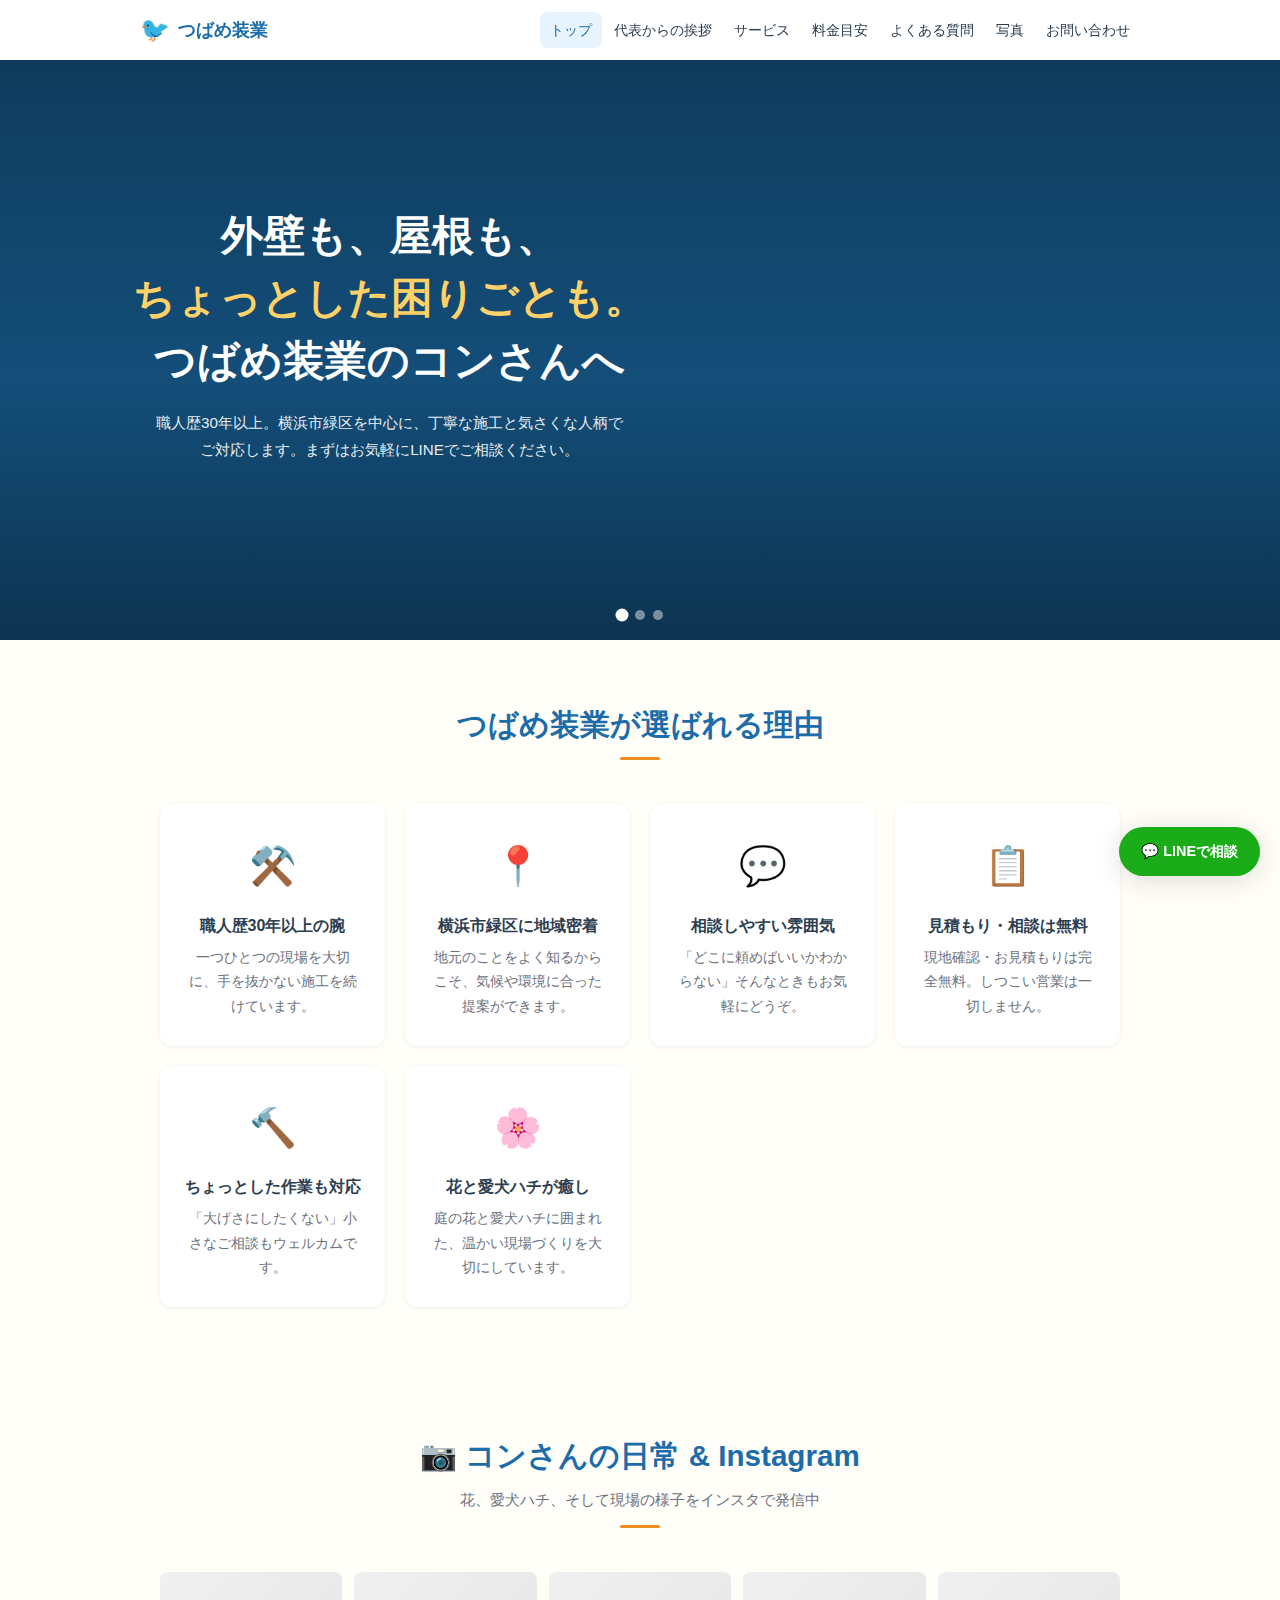
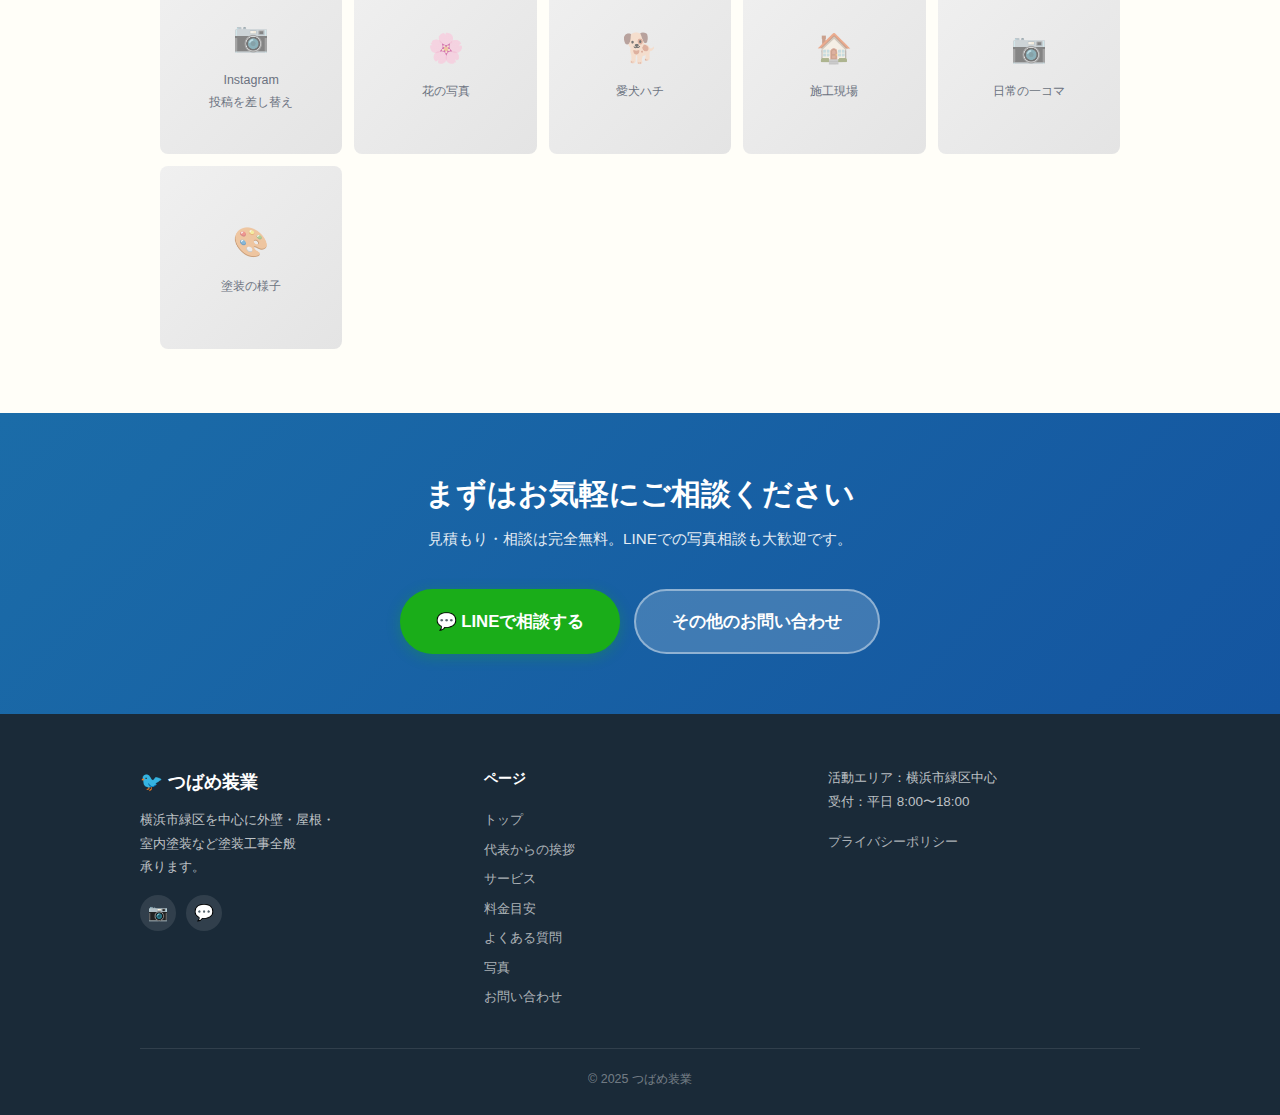
<file: index.html>
<!DOCTYPE html>
<html lang="ja">
<head>
  <meta charset="UTF-8">
  <meta name="viewport" content="width=device-width, initial-scale=1.0">
  <title>つばめ装業｜横浜市緑区の外壁・屋根塗装 職人歴30年以上</title>
  <meta name="description" content="横浜市緑区を中心に外壁塗装・屋根塗装・防水工事を行うつばめ装業。職人歴30年以上のコンさんが丁寧に対応。無料見積もり・LINE相談受付中。">
  <link rel="canonical" href="https://hiroikon914-dot.github.io/tsubame-website/">
  <meta property="og:type"        content="website">
  <meta property="og:title"       content="つばめ装業｜横浜市緑区の外壁・屋根塗装">
  <meta property="og:description" content="横浜市緑区を中心に外壁塗装・屋根塗装・防水工事を行うつばめ装業。職人歴30年以上。無料見積もり受付中。">
  <meta property="og:url"         content="https://hiroikon914-dot.github.io/tsubame-website/">
  <meta property="og:locale"      content="ja_JP">
  <meta property="og:site_name"   content="つばめ装業">
  <link rel="stylesheet" href="assets/css/style.css">
  <script type="application/ld+json">
  {
    "@context": "https://schema.org",
    "@type": "LocalBusiness",
    "name": "つばめ装業",
    "description": "横浜市緑区を中心に外壁塗装・屋根塗装・防水工事を行う塗装業者。職人歴30年以上。",
    "url": "https://hiroikon914-dot.github.io/tsubame-website/",
    "telephone": "090-xxxx-xxxx",
    "address": {
      "@type": "PostalAddress",
      "addressLocality": "横浜市緑区",
      "addressRegion": "神奈川県",
      "addressCountry": "JP"
    },
    "openingHours": "Mo-Fr 08:00-18:00",
    "areaServed": [{"@type": "City", "name": "横浜市"}]
  }
  </script>
</head>
<body>

<!-- ===== ヘッダー ===== -->
<!-- 【編集】ロゴ文字を変えたい → .site-logo の「つばめ装業」を書き換え -->
<header class="site-header">
  <div class="header-inner">
    <a href="index.html" class="site-logo">
      <span class="logo-bird">🐦</span>
      つばめ装業
    </a>
    <nav class="site-nav">
      <a href="index.html">トップ</a>
      <a href="about.html">代表からの挨拶</a>
      <a href="services.html">サービス</a>
      <a href="pricing.html">料金目安</a>
      <a href="faq.html">よくある質問</a>
      <a href="photos.html">写真</a>
      <a href="contact.html">お問い合わせ</a>
    </nav>
    <button class="hamburger" aria-label="メニューを開く">
      <span></span><span></span><span></span>
    </button>
  </div>
</header>

<!-- モバイルナビ -->
<nav class="mobile-nav">
  <a href="index.html">🏠 トップ</a>
  <a href="about.html">👷 代表からの挨拶</a>
  <a href="services.html">🔧 サービス</a>
  <a href="pricing.html">💰 料金目安</a>
  <a href="faq.html">❓ よくある質問</a>
  <a href="photos.html">📷 写真</a>
  <a href="contact.html" class="mobile-nav-cta">📩 お問い合わせ</a>
</nav>

<!-- ===== ヒーロー スライドショー ===== -->
<!-- 【編集】写真を差し替える → assets/img/hero-01.jpg 〜 hero-03.jpg を入れ替え -->
<section class="hero-slideshow">
  <div class="slide active" style="background-image:url('assets/img/hero-01.jpeg')"></div>
  <div class="slide" style="background-image:url('assets/img/hero-02.jpeg')"></div>
  <div class="slide" style="background-image:url('assets/img/hero-03.jpeg')"></div>
  <div class="slide-overlay"></div>
  <div class="hero-content">
    <h1>
      外壁も、屋根も、<br>
      <em>ちょっとした困りごとも。</em><br>
      つばめ装業のコンさんへ
    </h1>
    <p class="hero-sub">職人歴30年以上。横浜市緑区を中心に、丁寧な施工と気さくな人柄でご対応します。まずはお気軽にLINEでご相談ください。</p>
    </div>
    <div class="hero-cta">
      <!-- 【編集】LINE URL → https://lin.ee/XXXXXXXXX を実際のURLに変更 -->
      <a href="https://lin.ee/XXXXXXXXX" target="_blank" rel="noopener" class="btn btn-line btn-lg">
        💬 LINEで相談する（無料）
      </a>
      <a href="contact.html" class="hero-btn-sub">その他のお問い合わせ</a>
    </div>
  </div>
  <div class="slide-dots" aria-label="スライド選択">
    <button class="dot active" data-index="0" aria-label="スライド1"></button>
    <button class="dot" data-index="1" aria-label="スライド2"></button>
    <button class="dot" data-index="2" aria-label="スライド3"></button>
  </div>
</section>

<!-- ===== 選ばれる理由 ===== -->
<section class="section">
  <div class="container">
    <div class="section-title">
      <h2>つばめ装業が選ばれる理由</h2>
      <span class="accent-bar"></span>
    </div>
    <div class="features-grid">
      <div class="feature-card">
        <div class="feature-icon">⚒️</div>
        <h3>職人歴30年以上の腕</h3>
        <p>一つひとつの現場を大切に、手を抜かない施工を続けています。</p>
      </div>
      <div class="feature-card">
        <div class="feature-icon">📍</div>
        <h3>横浜市緑区に地域密着</h3>
        <p>地元のことをよく知るからこそ、気候や環境に合った提案ができます。</p>
      </div>
      <div class="feature-card">
        <div class="feature-icon">💬</div>
        <h3>相談しやすい雰囲気</h3>
        <p>「どこに頼めばいいかわからない」そんなときもお気軽にどうぞ。</p>
      </div>
      <div class="feature-card">
        <div class="feature-icon">📋</div>
        <h3>見積もり・相談は無料</h3>
        <p>現地確認・お見積もりは完全無料。しつこい営業は一切しません。</p>
      </div>
      <div class="feature-card">
        <div class="feature-icon">🔨</div>
        <h3>ちょっとした作業も対応</h3>
        <p>「大げさにしたくない」小さなご相談もウェルカムです。</p>
      </div>
      <div class="feature-card">
        <div class="feature-icon">🌸</div>
        <h3>花と愛犬ハチが癒し</h3>
        <p>庭の花と愛犬ハチに囲まれた、温かい現場づくりを大切にしています。</p>
      </div>
    </div>
  </div>
</section>


<!-- ===== Instagram（人柄・日常） ===== -->
<!-- 【編集】Instagramの実際の投稿を埋め込む場合は、
     <div class="insta-placeholder"> を Instagram の埋め込みコードに置き換えてください。
     埋め込みコード取得方法：投稿の「…」→「埋め込む」→コードをコピー -->
<section class="section">
  <div class="container">
    <div class="section-title">
      <h2>📷 コンさんの日常 &amp; Instagram</h2>
      <p>花、愛犬ハチ、そして現場の様子をインスタで発信中</p>
      <span class="accent-bar"></span>
    </div>
    <div class="insta-grid">
      <div class="insta-placeholder"><span class="ig-icon">📷</span>Instagram<br>投稿を差し替え</div>
      <div class="insta-placeholder"><span class="ig-icon">🌸</span>花の写真</div>
      <div class="insta-placeholder"><span class="ig-icon">🐕</span>愛犬ハチ</div>
      <div class="insta-placeholder"><span class="ig-icon">🏠</span>施工現場</div>
      <div class="insta-placeholder"><span class="ig-icon">📷</span>日常の一コマ</div>
      <div class="insta-placeholder"><span class="ig-icon">🎨</span>塗装の様子</div>
    </div>
  </div>
</section>

<!-- ===== CTA ===== -->
<section class="cta-banner">
  <div class="container">
    <h2>まずはお気軽にご相談ください</h2>
    <p>見積もり・相談は完全無料。LINEでの写真相談も大歓迎です。</p>
    <div class="cta-buttons">
      <a href="https://lin.ee/XXXXXXXXX" target="_blank" rel="noopener" class="btn btn-line btn-lg">💬 LINEで相談する</a>
      <a href="contact.html" class="btn btn-secondary btn-lg">その他のお問い合わせ</a>
    </div>
  </div>
</section>

<!-- ===== フッター ===== -->
<footer class="site-footer">
  <div class="footer-inner">
    <div class="footer-brand">
      <div class="footer-logo">🐦 つばめ装業</div>
      <p>横浜市緑区を中心に外壁・屋根・<br>室内塗装など塗装工事全般<br>承ります。</p>
      <div class="footer-sns">
        <a href="https://www.instagram.com/tsubame.painting/" target="_blank" rel="noopener" title="Instagram">📷</a>
        <a href="https://lin.ee/XXXXXXXXX" target="_blank" rel="noopener" title="LINE">💬</a>
      </div>
    </div>
    <nav class="footer-nav">
      <h4>ページ</h4>
      <a href="index.html">トップ</a>
      <a href="about.html">代表からの挨拶</a>
      <a href="services.html">サービス</a>
      <a href="pricing.html">料金目安</a>
      <a href="faq.html">よくある質問</a>
      <a href="photos.html">写真</a>
      <a href="contact.html">お問い合わせ</a>
    </nav>
    <div class="footer-info">
      <p>活動エリア：横浜市緑区中心<br>
      受付：平日 8:00〜18:00</p>
      <p class="mt-16"><a href="privacy.html">プライバシーポリシー</a></p>
    </div>
  </div>
  <div class="footer-bottom">
    <p>&copy; 2025 つばめ装業</p>
  </div>
</footer>

<!-- フローティングLINEボタン -->
<a href="https://lin.ee/XXXXXXXXX" target="_blank" rel="noopener" class="float-line">
  💬 LINEで相談
</a>

<script src="assets/js/main.js"></script>
</body>
</html>
</file>
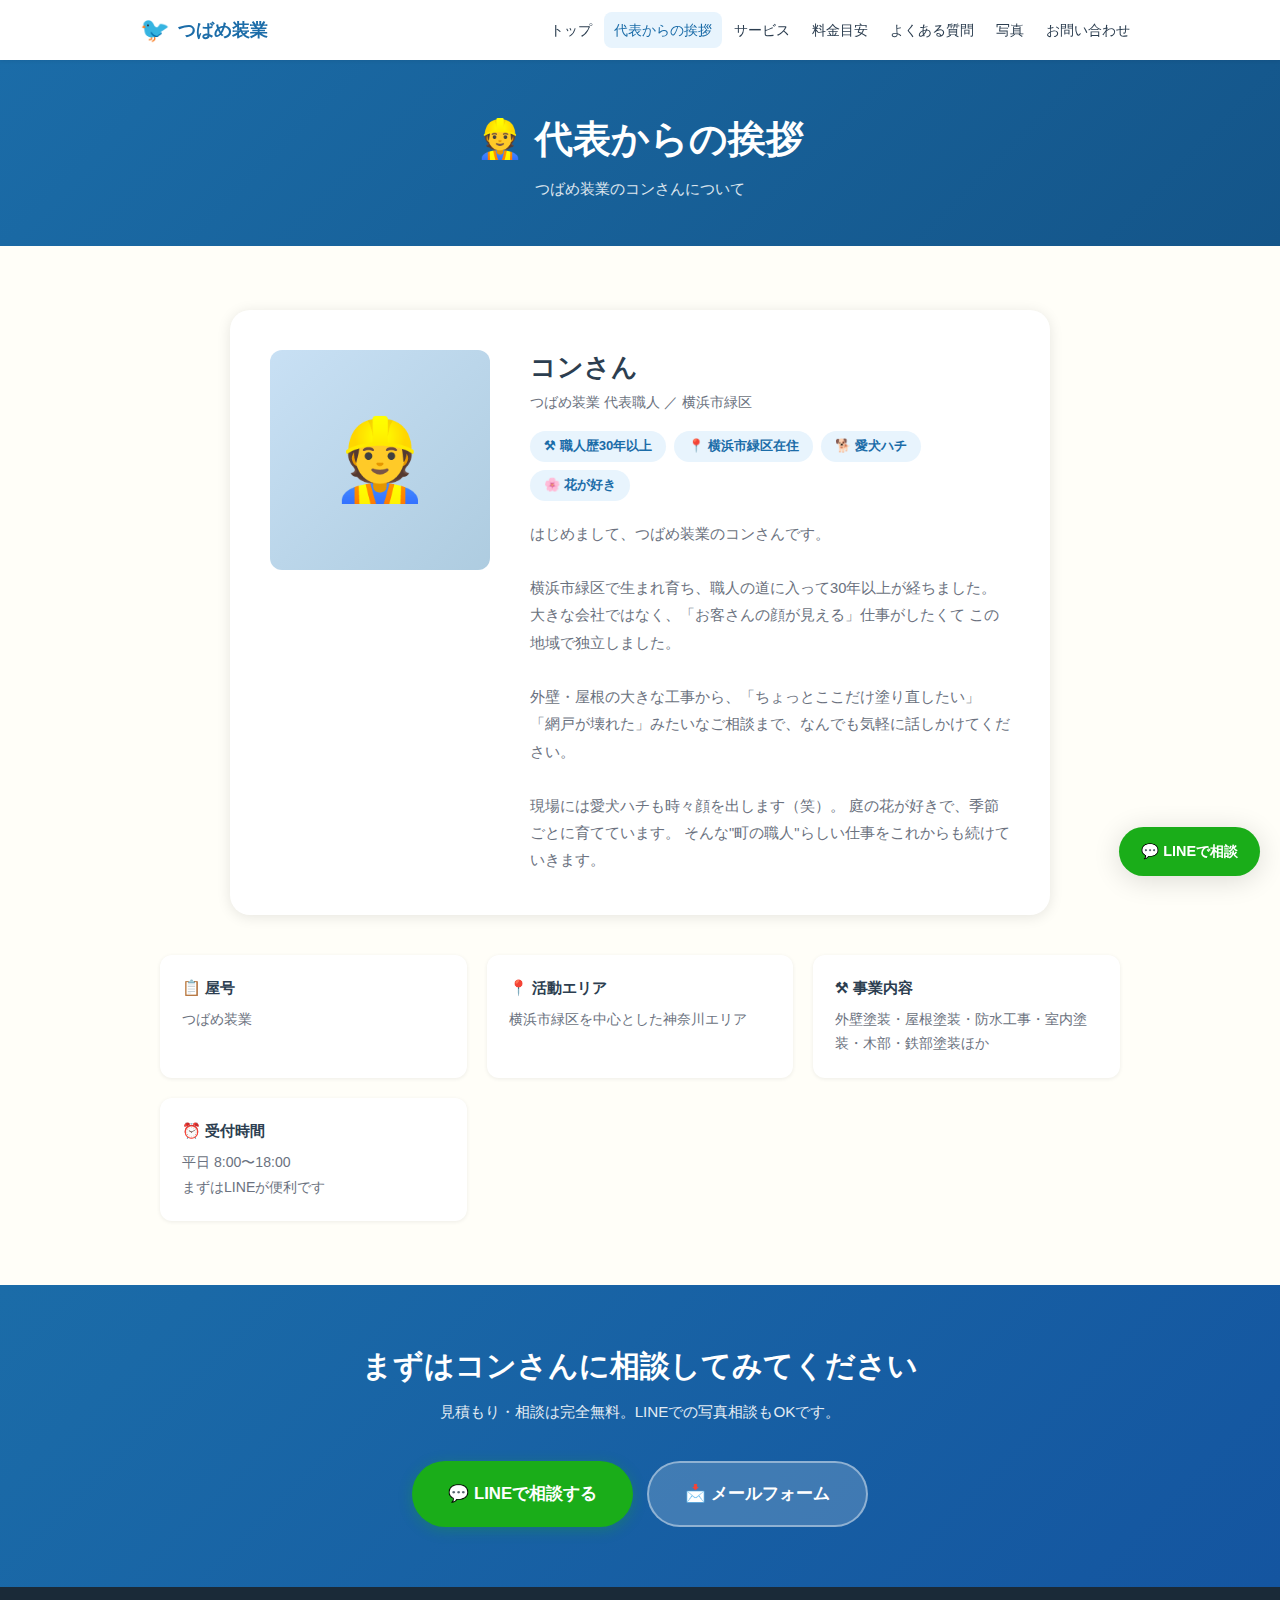
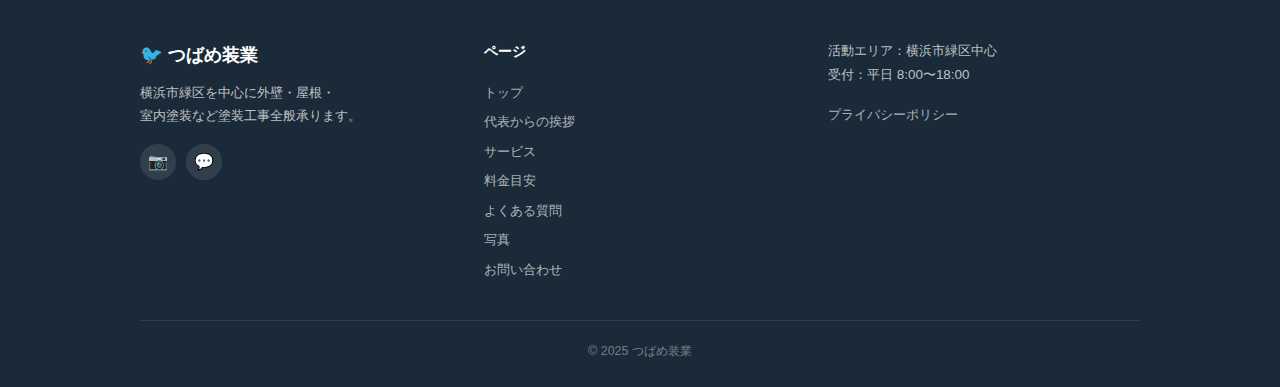
<file: about.html>
<!DOCTYPE html>
<html lang="ja">
<head>
  <meta charset="UTF-8">
  <meta name="viewport" content="width=device-width, initial-scale=1.0">
  <title>代表からの挨拶｜つばめ装業のコンさん｜横浜市緑区</title>
  <meta name="description" content="つばめ装業のコンさん紹介。横浜市緑区で職人歴30年以上。外壁・屋根・室内塗装を中心に、気さくな人柄で地域に根ざした塗装工事を行っています。">
  <link rel="canonical" href="https://hiroikon914-dot.github.io/tsubame-website/about.html">
  <meta property="og:type" content="website">
  <meta property="og:title" content="代表からの挨拶｜つばめ装業のコンさん">
  <meta property="og:description" content="横浜市緑区で職人歴30年以上のコンさんが、丁寧・誠実な塗装工事を行っています。">
  <meta property="og:url" content="https://hiroikon914-dot.github.io/tsubame-website/about.html">
  <meta property="og:locale" content="ja_JP">
  <meta property="og:site_name" content="つばめ装業">
  <link rel="stylesheet" href="assets/css/style.css">
</head>
<body>

<header class="site-header">
  <div class="header-inner">
    <a href="index.html" class="site-logo">
      <span class="logo-bird">🐦</span>つばめ装業
    </a>
    <nav class="site-nav">
      <a href="index.html">トップ</a>
      <a href="about.html" class="active">代表からの挨拶</a>
      <a href="services.html">サービス</a>
      <a href="pricing.html">料金目安</a>
      <a href="faq.html">よくある質問</a>
      <a href="photos.html">写真</a>
      <a href="contact.html">お問い合わせ</a>
    </nav>
    <button class="hamburger" aria-label="メニューを開く"><span></span><span></span><span></span></button>
  </div>
</header>
<nav class="mobile-nav">
  <a href="index.html">🏠 トップ</a>
  <a href="about.html">👷 代表からの挨拶</a>
  <a href="services.html">🔧 サービス</a>
  <a href="pricing.html">💰 料金目安</a>
  <a href="faq.html">❓ よくある質問</a>
  <a href="photos.html">📷 写真</a>
  <a href="contact.html" class="mobile-nav-cta">📩 お問い合わせ</a>
</nav>

<section class="page-hero">
  <h1>👷 代表からの挨拶</h1>
  <p>つばめ装業のコンさんについて</p>
</section>

<!-- ===== プロフィール ===== -->
<!-- 【編集】写真を差し替えるには .profile-photo の中の div を <img src="assets/img/profile.jpg" alt="コンさん"> に置き換えてください -->
<section class="section">
  <div class="container">
    <div class="profile-wrap">
      <div>
        <div class="profile-photo">👷</div>
      </div>
      <div>
        <h2 class="profile-name">コンさん</h2>
        <p class="profile-title">つばめ装業 代表職人 ／ 横浜市緑区</p>
        <div class="profile-tags">
          <span class="profile-tag">⚒ 職人歴30年以上</span>
          <span class="profile-tag">📍 横浜市緑区在住</span>
          <span class="profile-tag">🐕 愛犬ハチ</span>
          <span class="profile-tag">🌸 花が好き</span>
        </div>
        <!-- 【編集】自己紹介文をここに書いてください -->
        <p class="profile-text">
          はじめまして、つばめ装業のコンさんです。<br><br>
          横浜市緑区で生まれ育ち、職人の道に入って30年以上が経ちました。
          大きな会社ではなく、「お客さんの顔が見える」仕事がしたくて
          この地域で独立しました。<br><br>
          外壁・屋根の大きな工事から、「ちょっとここだけ塗り直したい」
          「網戸が壊れた」みたいなご相談まで、なんでも気軽に話しかけてください。<br><br>
          現場には愛犬ハチも時々顔を出します（笑）。
          庭の花が好きで、季節ごとに育てています。
          そんな"町の職人"らしい仕事をこれからも続けていきます。
        </p>
      </div>
    </div>

    <!-- 会社詳細 -->
    <div class="about-detail-grid">
      <div class="about-detail-card">
        <h3>📋 屋号</h3>
        <p>つばめ装業</p>
      </div>
      <div class="about-detail-card">
        <h3>📍 活動エリア</h3>
        <!-- 【編集】活動エリアを変更 -->
        <p>横浜市緑区を中心とした神奈川エリア</p>
      </div>
      <div class="about-detail-card">
        <h3>⚒ 事業内容</h3>
        <p>外壁塗装・屋根塗装・防水工事・室内塗装・木部・鉄部塗装ほか</p>
      </div>
      <div class="about-detail-card">
        <h3>⏰ 受付時間</h3>
        <p>平日 8:00〜18:00<br>まずはLINEが便利です</p>
      </div>
    </div>
  </div>
</section>


<!-- ===== CTA ===== -->
<section class="cta-banner">
  <div class="container">
    <h2>まずはコンさんに相談してみてください</h2>
    <p>見積もり・相談は完全無料。LINEでの写真相談もOKです。</p>
    <div class="cta-buttons">
      <a href="https://lin.ee/XXXXXXXXX" target="_blank" rel="noopener" class="btn btn-line btn-lg">💬 LINEで相談する</a>
      <a href="contact.html" class="btn btn-secondary btn-lg">📩 メールフォーム</a>
    </div>
  </div>
</section>

<footer class="site-footer">
  <div class="footer-inner">
    <div class="footer-brand">
      <div class="footer-logo">🐦 つばめ装業</div>
      <p>横浜市緑区を中心に外壁・屋根・<br>室内塗装など塗装工事全般承ります。</p>
      <div class="footer-sns">
        <a href="https://www.instagram.com/tsubame.painting/" target="_blank" rel="noopener" title="Instagram">📷</a>
        <a href="https://lin.ee/XXXXXXXXX" target="_blank" rel="noopener" title="LINE">💬</a>
      </div>
    </div>
    <nav class="footer-nav">
      <h4>ページ</h4>
      <a href="index.html">トップ</a>
      <a href="about.html">代表からの挨拶</a>
      <a href="services.html">サービス</a>
      <a href="pricing.html">料金目安</a>
      <a href="faq.html">よくある質問</a>
      <a href="photos.html">写真</a>
      <a href="contact.html">お問い合わせ</a>
    </nav>
    <div class="footer-info">
      <p>活動エリア：横浜市緑区中心<br>受付：平日 8:00〜18:00</p>
      <p class="mt-16"><a href="privacy.html">プライバシーポリシー</a></p>
    </div>
  </div>
  <div class="footer-bottom"><p>&copy; 2025 つばめ装業</p></div>
</footer>

<a href="https://lin.ee/XXXXXXXXX" target="_blank" rel="noopener" class="float-line">💬 LINEで相談</a>
<script src="assets/js/main.js"></script>
</body>
</html>
</file>
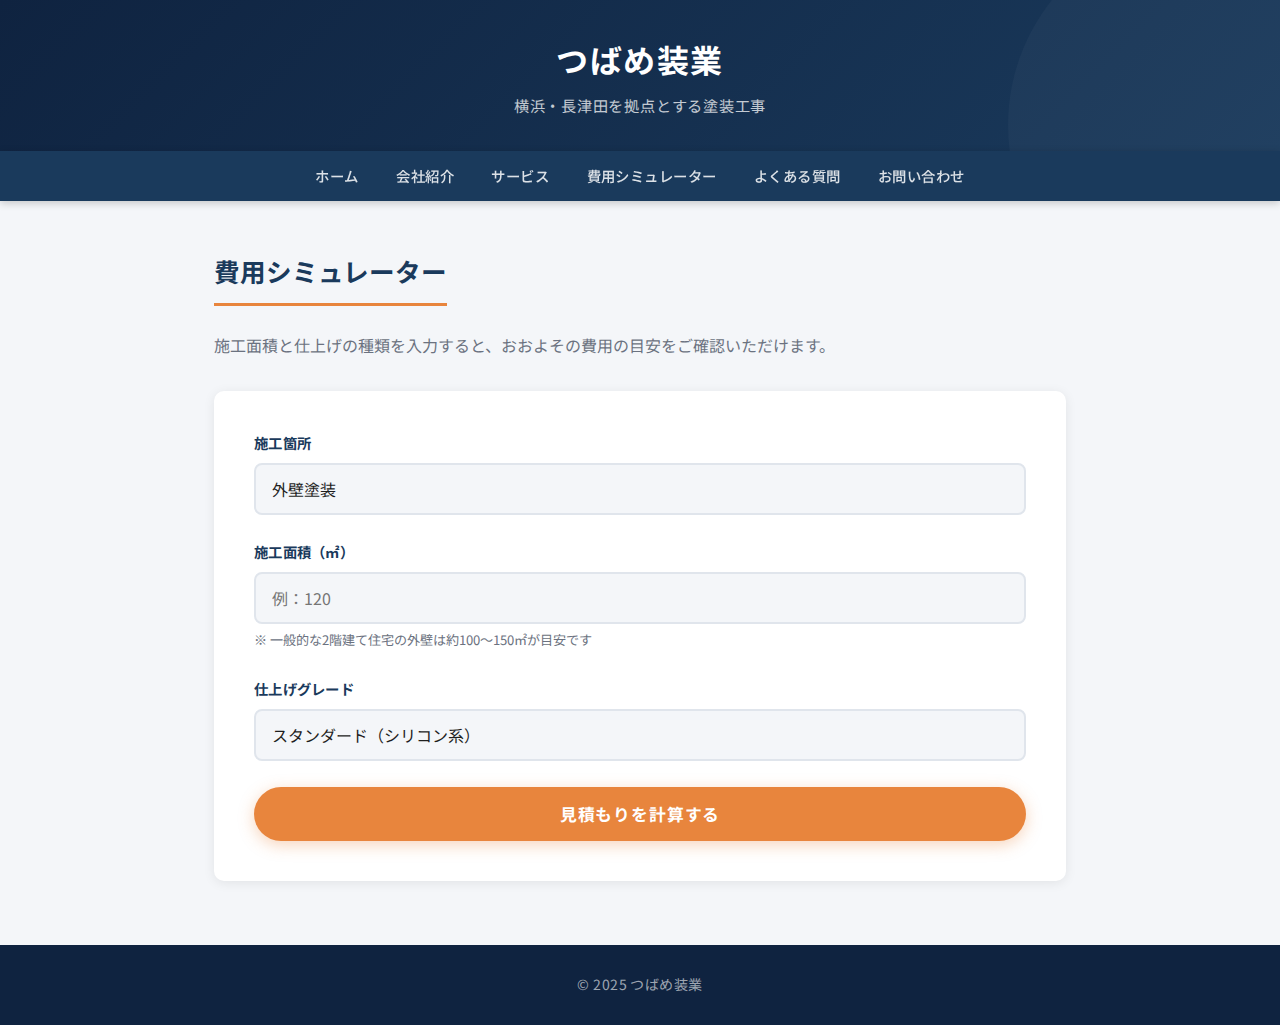
<file: calculator.html>
<!DOCTYPE html>
<html lang="ja">
<head>
  <meta charset="UTF-8">
  <meta name="viewport" content="width=device-width, initial-scale=1.0">
  <title>塗装費用シミュレーター｜つばめ装業</title>
  <meta name="description" content="外壁塗装・屋根塗装の費用を無料でシミュレーション。建物の広さや塗料の種類を選ぶだけで概算費用がわかります。横浜・長津田のつばめ装業。">
  <link rel="canonical" href="https://hiroikon914-dot.github.io/tsubame-website/calculator.html">
  <meta property="og:type" content="website">
  <meta property="og:title" content="塗装費用シミュレーター｜つばめ装業">
  <meta property="og:description" content="外壁塗装・屋根塗装の費用を無料でシミュレーション。横浜・長津田のつばめ装業。">
  <meta property="og:url" content="https://hiroikon914-dot.github.io/tsubame-website/calculator.html">
  <meta property="og:locale" content="ja_JP">
  <meta property="og:site_name" content="つばめ装業">
  <link rel="stylesheet" href="style.css">
</head>
<body>
  <header>
    <h1>つばめ装業</h1>
    <p>横浜・長津田を拠点とする塗装工事</p>
  </header>

  <nav>
    <a href="index.html">ホーム</a>
    <a href="about.html">会社紹介</a>
    <a href="services.html">サービス</a>
    <a href="calculator.html">費用シミュレーター</a>
    <a href="faq.html">よくある質問</a>
    <a href="contact.html">お問い合わせ</a>
  </nav>

  <main>
    <h2>費用シミュレーター</h2>
    <p>施工面積と仕上げの種類を入力すると、おおよその費用の目安をご確認いただけます。</p>

    <div class="calculator-box">
      <div class="form-group">
        <label for="work-type">施工箇所</label>
        <select id="work-type">
          <option value="exterior">外壁塗装</option>
          <option value="roof">屋根塗装</option>
          <option value="interior">室内塗装</option>
        </select>
      </div>

      <div class="form-group">
        <label for="area">施工面積（㎡）</label>
        <input type="number" id="area" min="1" max="9999" placeholder="例：120">
        <p class="hint">※ 一般的な2階建て住宅の外壁は約100〜150㎡が目安です</p>
      </div>

      <div class="form-group">
        <label for="grade">仕上げグレード</label>
        <select id="grade">
          <option value="standard">スタンダード（シリコン系）</option>
          <option value="premium">プレミアム（フッ素系）</option>
          <option value="highend">ハイエンド（無機・遮熱系）</option>
        </select>
      </div>

      <button class="calc-button" onclick="calculate()">見積もりを計算する</button>

      <div class="result-box" id="result-box">
        <h3>費用の目安</h3>
        <div class="result-price" id="result-mid"></div>
        <div class="result-range" id="result-range"></div>
        <table class="breakdown" id="breakdown-table"></table>
        <p class="result-note">
          ※ この金額はあくまでも目安です。足場代・下地処理・現場状況により実際の費用は異なります。<br>
          正確なお見積もりは<a href="contact.html">お問い合わせフォーム</a>からお気軽にどうぞ。
        </p>
      </div>
    </div>
  </main>

  <footer>
    &copy; 2025 つばめ装業
  </footer>

  <script>
    const unitPrices = {
      exterior: { standard: 1000, premium: 1500, highend: 2200 },
      roof:     { standard: 1200, premium: 1800, highend: 2600 },
      interior: { standard:  700, premium: 1100, highend: 1600 },
    };

    const scaffolding = {
      exterior: 150,
      roof: 150,
      interior: 0,
    };

    const gradeLabel = {
      standard: 'スタンダード（シリコン系）',
      premium:  'プレミアム（フッ素系）',
      highend:  'ハイエンド（無機・遮熱系）',
    };

    function formatYen(n) {
      return n.toLocaleString('ja-JP') + '円';
    }

    function calculate() {
      const workType = document.getElementById('work-type').value;
      const area = parseFloat(document.getElementById('area').value);
      const grade = document.getElementById('grade').value;

      if (!area || area <= 0) {
        alert('施工面積を入力してください。');
        return;
      }

      const baseRate = unitPrices[workType][grade];
      const scaffoldRate = scaffolding[workType];

      const paintCost = Math.round(baseRate * area);
      const scaffoldCost = Math.round(scaffoldRate * area);
      const undercoatCost = Math.round(baseRate * area * 0.15);

      const midTotal = paintCost + scaffoldCost + undercoatCost;
      const lowTotal = Math.round(midTotal * 0.85);
      const highTotal = Math.round(midTotal * 1.20);

      document.getElementById('result-mid').textContent = formatYen(midTotal) + ' 前後';
      document.getElementById('result-range').textContent =
        '目安の幅：' + formatYen(lowTotal) + ' 〜 ' + formatYen(highTotal);

      const rows = [];
      if (scaffoldCost > 0) rows.push(['足場費用', formatYen(scaffoldCost)]);
      rows.push(['塗装工事費（' + gradeLabel[grade] + '）', formatYen(paintCost)]);
      rows.push(['下地処理費（目安）', formatYen(undercoatCost)]);

      document.getElementById('breakdown-table').innerHTML = rows.map(([label, val]) =>
        '<tr><td>' + label + '</td><td>' + val + '</td></tr>'
      ).join('');

      const resultBox = document.getElementById('result-box');
      resultBox.style.display = 'block';
      resultBox.scrollIntoView({ behavior: 'smooth', block: 'start' });
    }
  </script>
</body>
</html>
</file>
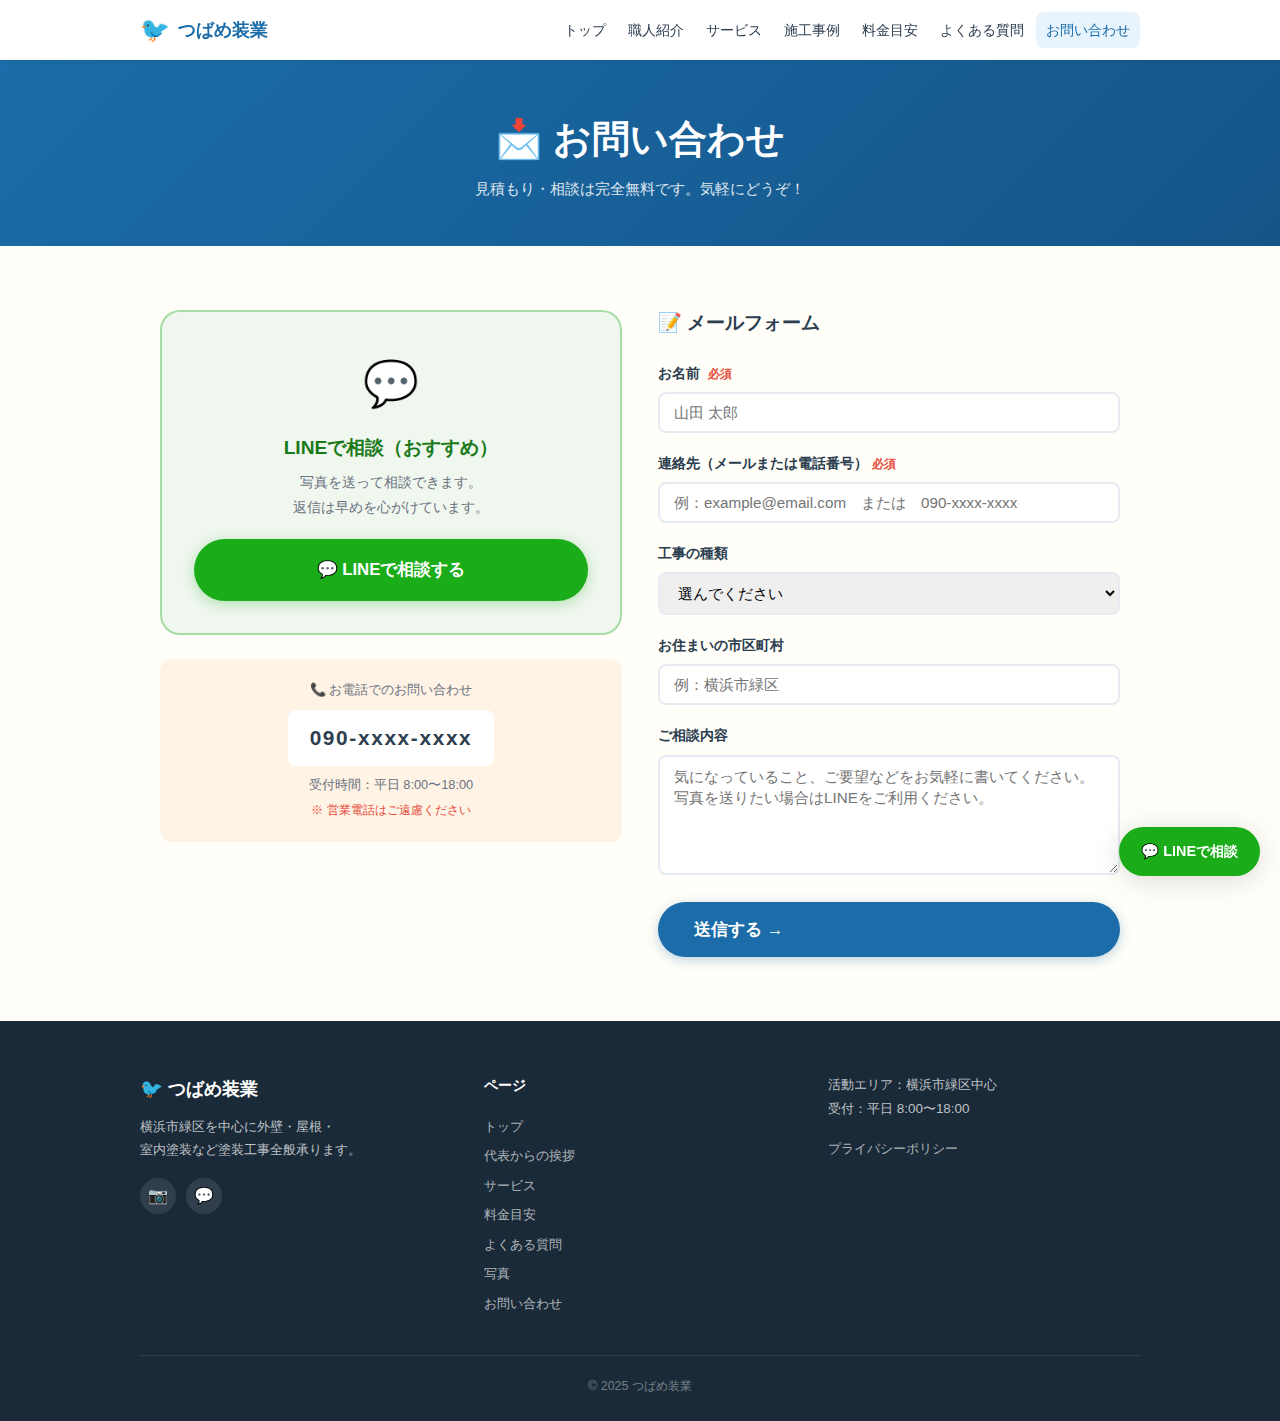
<file: contact.html>
<!DOCTYPE html>
<html lang="ja">
<head>
  <meta charset="UTF-8">
  <meta name="viewport" content="width=device-width, initial-scale=1.0">
  <title>お問い合わせ｜つばめ装業｜横浜市緑区の外壁・屋根塗装</title>
  <meta name="description" content="横浜市緑区のつばめ装業へのお問い合わせ。LINE・メールフォームで気軽にご相談ください。見積もり無料。電話は平日8:00〜18:00受付。">
  <link rel="canonical" href="https://hiroikon914-dot.github.io/tsubame-website/contact.html">
  <meta property="og:type" content="website">
  <meta property="og:title" content="お問い合わせ｜つばめ装業">
  <meta property="og:description" content="横浜市緑区のつばめ装業へのお問い合わせはLINE・メールで。見積もり無料。">
  <meta property="og:url" content="https://hiroikon914-dot.github.io/tsubame-website/contact.html">
  <meta property="og:locale" content="ja_JP">
  <meta property="og:site_name" content="つばめ装業">
  <link rel="stylesheet" href="assets/css/style.css">
</head>
<body>

<header class="site-header">
  <div class="header-inner">
    <a href="index.html" class="site-logo"><span class="logo-bird">🐦</span>つばめ装業</a>
    <nav class="site-nav">
      <a href="index.html">トップ</a>
      <a href="about.html">職人紹介</a>
      <a href="services.html">サービス</a>
      <a href="works.html">施工事例</a>
      <a href="pricing.html">料金目安</a>
      <a href="faq.html">よくある質問</a>
      <a href="contact.html" class="nav-contact-btn active">お問い合わせ</a>
    </nav>
    <button class="hamburger" aria-label="メニューを開く"><span></span><span></span><span></span></button>
  </div>
</header>
<nav class="mobile-nav">
  <a href="index.html">🏠 トップ</a>
  <a href="about.html">👷 代表からの挨拶</a>
  <a href="services.html">🔧 サービス</a>
  <a href="pricing.html">💰 料金目安</a>
  <a href="faq.html">❓ よくある質問</a>
  <a href="photos.html">📷 写真</a>
  <a href="contact.html" class="mobile-nav-cta">📩 お問い合わせ</a>
</nav>

<section class="page-hero">
  <h1>📩 お問い合わせ</h1>
  <p>見積もり・相談は完全無料です。気軽にどうぞ！</p>
</section>

<section class="section">
  <div class="container">
    <div class="contact-layout">

      <!-- 左カラム：LINE + 電話 -->
      <div>
        <div class="contact-line-card">
          <div class="line-big">💬</div>
          <h3>LINEで相談（おすすめ）</h3>
          <p>写真を送って相談できます。<br>返信は早めを心がけています。</p>
          <!-- 【編集】LINE URL を実際のURLに変更してください -->
          <a href="https://lin.ee/XXXXXXXXX" target="_blank" rel="noopener" class="btn btn-line btn-lg" style="width:100%;justify-content:center;">
            💬 LINEで相談する
          </a>
        </div>

        <!-- 電話 -->
        <div class="tel-card">
          <p class="tel-note">📞 お電話でのお問い合わせ</p>
          <!-- 【編集】電話番号をここに記載（コピペ防止のため .tel-number はuser-select:noneにしています） -->
          <div class="tel-number">090-xxxx-xxxx</div>
          <p class="tel-hours">受付時間：平日 8:00〜18:00</p>
          <p class="tel-spam">※ 営業電話はご遠慮ください</p>
        </div>
      </div>

      <!-- 右カラム：フォーム -->
      <div>
        <h2 style="font-size:1.2rem;margin-bottom:24px;">📝 メールフォーム</h2>

        <div class="form-thanks">
          <div class="thanks-icon">✅</div>
          <h3>お問い合わせありがとうございます</h3>
          <p style="color:var(--text-muted);margin-top:8px;font-size:0.92rem;">
            内容を確認の上、1〜2営業日以内にご連絡します。<br>
            お急ぎの場合はLINEをご利用ください。
          </p>
          <a href="https://lin.ee/XXXXXXXXX" target="_blank" rel="noopener" class="btn btn-line mt-24">💬 LINEを開く</a>
        </div>

        <!-- 【編集メモ】実際にメール送信したい場合は FormSpree (formspree.io) が便利です。
             action="https://formspree.io/f/XXXXXXXX" method="POST" に変更するだけで送信できます。 -->
        <form class="contact-form" action="#" method="POST">
          <div class="form-group">
            <label class="form-label">お名前 <span class="req">必須</span></label>
            <input type="text" name="name" class="form-control" placeholder="山田 太郎" required>
          </div>
          <div class="form-group">
            <label class="form-label">連絡先（メールまたは電話番号）<span class="req">必須</span></label>
            <input type="text" name="contact" class="form-control" placeholder="例：example@email.com　または　090-xxxx-xxxx" required>
          </div>
          <div class="form-group">
            <label class="form-label">工事の種類</label>
            <select name="work_type" class="form-control">
              <option value="">選んでください</option>
              <option value="gaiheki">外壁塗装</option>
              <option value="yane">屋根塗装</option>
              <option value="indoor">室内塗装</option>
              <option value="bousui">防水工事</option>
              <option value="keisakugyou">軽作業（網戸・大工など）</option>
              <option value="other">その他・わからない</option>
            </select>
          </div>
          <div class="form-group">
            <label class="form-label">お住まいの市区町村</label>
            <input type="text" name="address" class="form-control" placeholder="例：横浜市緑区">
          </div>
          <div class="form-group">
            <label class="form-label">ご相談内容</label>
            <textarea name="message" class="form-control" placeholder="気になっていること、ご要望などをお気軽に書いてください。写真を送りたい場合はLINEをご利用ください。"></textarea>
          </div>
          <button type="submit" class="btn btn-primary form-submit btn-lg">送信する →</button>
        </form>
      </div>

    </div>
  </div>
</section>

<footer class="site-footer">
  <div class="footer-inner">
    <div class="footer-brand">
      <div class="footer-logo">🐦 つばめ装業</div>
      <p>横浜市緑区を中心に外壁・屋根・<br>室内塗装など塗装工事全般承ります。</p>
      <div class="footer-sns">
        <a href="https://www.instagram.com/tsubame.painting/" target="_blank" rel="noopener" title="Instagram">📷</a>
        <a href="https://lin.ee/XXXXXXXXX" target="_blank" rel="noopener" title="LINE">💬</a>
      </div>
    </div>
    <nav class="footer-nav">
      <h4>ページ</h4>
      <a href="index.html">トップ</a>
      <a href="about.html">代表からの挨拶</a>
      <a href="services.html">サービス</a>
      <a href="pricing.html">料金目安</a>
      <a href="faq.html">よくある質問</a>
      <a href="photos.html">写真</a>
      <a href="contact.html">お問い合わせ</a>
    </nav>
    <div class="footer-info">
      <p>活動エリア：横浜市緑区中心<br>受付：平日 8:00〜18:00</p>
      <p class="mt-16"><a href="privacy.html">プライバシーポリシー</a></p>
    </div>
  </div>
  <div class="footer-bottom"><p>&copy; 2025 つばめ装業</p></div>
</footer>

<a href="https://lin.ee/XXXXXXXXX" target="_blank" rel="noopener" class="float-line">💬 LINEで相談</a>
<script src="assets/js/main.js"></script>
</body>
</html>
</file>
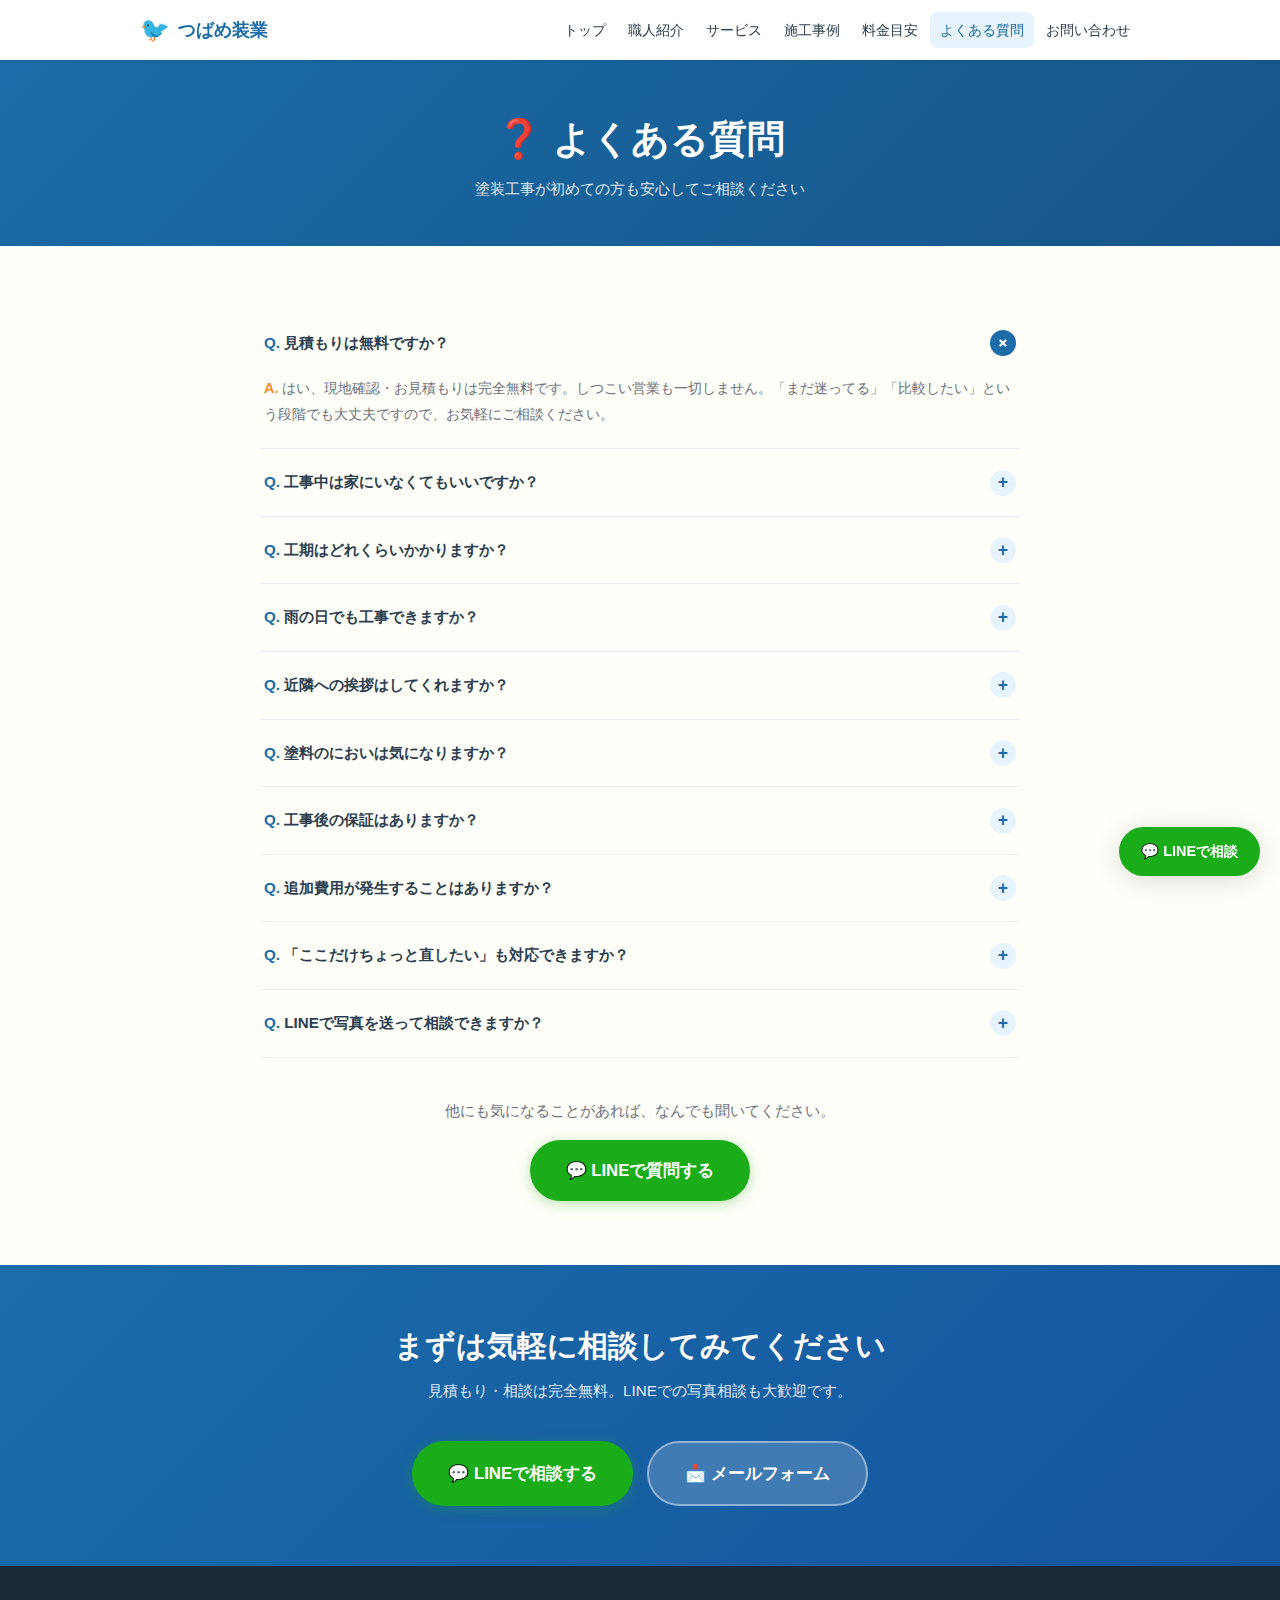
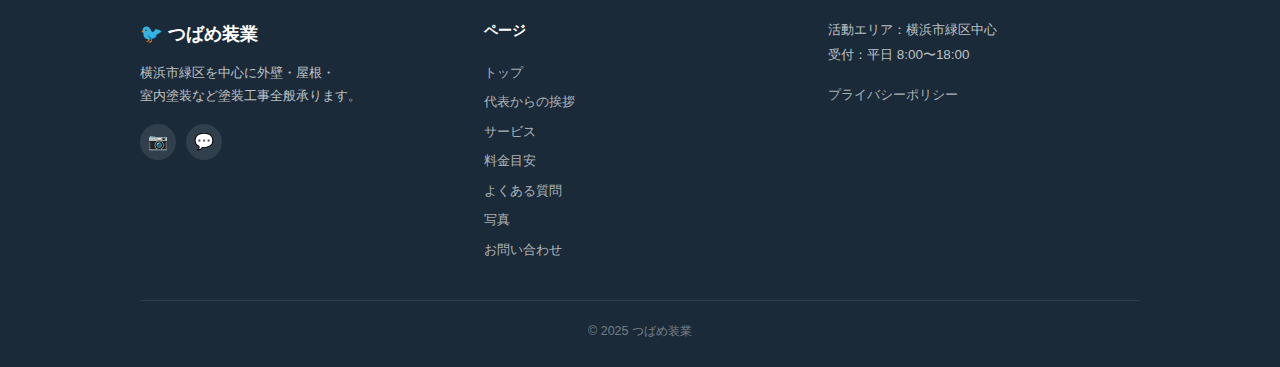
<file: faq.html>
<!DOCTYPE html>
<html lang="ja">
<head>
  <meta charset="UTF-8">
  <meta name="viewport" content="width=device-width, initial-scale=1.0">
  <title>よくある質問｜つばめ装業｜横浜市緑区の外壁・屋根塗装</title>
  <meta name="description" content="つばめ装業へのよくある質問。見積もりは無料？工期は？雨の日は？保証はある？など塗装初心者の方の疑問にQ&A形式でお答えします。">
  <link rel="canonical" href="https://hiroikon914-dot.github.io/tsubame-website/faq.html">
  <meta property="og:type" content="website">
  <meta property="og:title" content="よくある質問｜つばめ装業">
  <meta property="og:description" content="塗装工事に関するよくある質問。見積もり・工期・保証など横浜市緑区のつばめ装業がお答えします。">
  <meta property="og:url" content="https://hiroikon914-dot.github.io/tsubame-website/faq.html">
  <meta property="og:locale" content="ja_JP">
  <meta property="og:site_name" content="つばめ装業">
  <link rel="stylesheet" href="assets/css/style.css">
  <script type="application/ld+json">
  {
    "@context": "https://schema.org",
    "@type": "FAQPage",
    "mainEntity": [
      {"@type":"Question","name":"見積もりは無料ですか？","acceptedAnswer":{"@type":"Answer","text":"はい、現地確認・お見積もりは完全無料です。しつこい営業もしません。"}},
      {"@type":"Question","name":"工事中は家にいなくてもいいですか？","acceptedAnswer":{"@type":"Answer","text":"基本的には不在でも施工可能です。初日や最終確認時はご在宅いただけると安心です。"}},
      {"@type":"Question","name":"工期はどれくらいかかりますか？","acceptedAnswer":{"@type":"Answer","text":"外壁塗装で5〜10日前後、屋根塗装で3〜5日が目安です。天候により変わります。"}},
      {"@type":"Question","name":"雨の日でも工事できますか？","acceptedAnswer":{"@type":"Answer","text":"塗装作業は雨天・強風時には行えません。天候に合わせてスケジュールを調整します。"}}
    ]
  }
  </script>
</head>
<body>

<header class="site-header">
  <div class="header-inner">
    <a href="index.html" class="site-logo"><span class="logo-bird">🐦</span>つばめ装業</a>
    <nav class="site-nav">
      <a href="index.html">トップ</a>
      <a href="about.html">職人紹介</a>
      <a href="services.html">サービス</a>
      <a href="works.html">施工事例</a>
      <a href="pricing.html">料金目安</a>
      <a href="faq.html" class="active">よくある質問</a>
      <a href="contact.html" class="nav-contact-btn">お問い合わせ</a>
    </nav>
    <button class="hamburger" aria-label="メニューを開く"><span></span><span></span><span></span></button>
  </div>
</header>
<nav class="mobile-nav">
  <a href="index.html">🏠 トップ</a>
  <a href="about.html">👷 代表からの挨拶</a>
  <a href="services.html">🔧 サービス</a>
  <a href="pricing.html">💰 料金目安</a>
  <a href="faq.html">❓ よくある質問</a>
  <a href="photos.html">📷 写真</a>
  <a href="contact.html" class="mobile-nav-cta">📩 お問い合わせ</a>
</nav>

<section class="page-hero">
  <h1>❓ よくある質問</h1>
  <p>塗装工事が初めての方も安心してご相談ください</p>
</section>

<section class="section">
  <div class="container">
    <!-- 【編集】Q&Aを追加・変更したい → .faq-item ブロックをコピーして増やす -->
    <div class="faq-list">

      <div class="faq-item open">
        <div class="faq-q">
          <span class="faq-q-text">見積もりは無料ですか？</span>
          <span class="faq-toggle">+</span>
        </div>
        <div class="faq-a">
          <p class="faq-a-inner">はい、現地確認・お見積もりは完全無料です。しつこい営業も一切しません。「まだ迷ってる」「比較したい」という段階でも大丈夫ですので、お気軽にご相談ください。</p>
        </div>
      </div>

      <div class="faq-item">
        <div class="faq-q">
          <span class="faq-q-text">工事中は家にいなくてもいいですか？</span>
          <span class="faq-toggle">+</span>
        </div>
        <div class="faq-a">
          <p class="faq-a-inner">基本的には不在でも施工できます。ただし初日（足場組み）や最終確認のタイミングでご在宅いただけると安心です。お仕事の都合など、ご状況に合わせて調整しますのでお気軽にご相談ください。</p>
        </div>
      </div>

      <div class="faq-item">
        <div class="faq-q">
          <span class="faq-q-text">工期はどれくらいかかりますか？</span>
          <span class="faq-toggle">+</span>
        </div>
        <div class="faq-a">
          <p class="faq-a-inner">外壁塗装で5〜10日前後、屋根塗装で3〜5日が一般的な目安です。雨天の場合は工程が延びることがあります。工事前にスケジュールをご説明しますのでご安心ください。</p>
        </div>
      </div>

      <div class="faq-item">
        <div class="faq-q">
          <span class="faq-q-text">雨の日でも工事できますか？</span>
          <span class="faq-toggle">+</span>
        </div>
        <div class="faq-a">
          <p class="faq-a-inner">塗装作業は雨天・強風時には行えません。天候に合わせてスケジュールを調整しながら進めます。急な天候変化にも柔軟に対応しますのでご安心ください。</p>
        </div>
      </div>

      <div class="faq-item">
        <div class="faq-q">
          <span class="faq-q-text">近隣への挨拶はしてくれますか？</span>
          <span class="faq-toggle">+</span>
        </div>
        <div class="faq-a">
          <p class="faq-a-inner">はい、工事前にご近所へのご挨拶回りを行います。足場の設置や塗料のにおいなどでご迷惑をおかけする場合もありますので、きちんとご説明します。</p>
        </div>
      </div>

      <div class="faq-item">
        <div class="faq-q">
          <span class="faq-q-text">塗料のにおいは気になりますか？</span>
          <span class="faq-toggle">+</span>
        </div>
        <div class="faq-a">
          <p class="faq-a-inner">使用する塗料によってにおいの強さが異なります。水性塗料を使えばにおいは比較的少ないです。ご希望に応じて低臭気の塗料を選ぶことも可能ですので、ご相談ください。</p>
        </div>
      </div>

      <div class="faq-item">
        <div class="faq-q">
          <span class="faq-q-text">工事後の保証はありますか？</span>
          <span class="faq-toggle">+</span>
        </div>
        <div class="faq-a">
          <p class="faq-a-inner">使用する塗料・施工内容に応じた保証をご用意しています。施工後に気になる点があればいつでもご連絡ください。地域密着でやっているので、アフターフォローも迅速に対応します。</p>
        </div>
      </div>

      <div class="faq-item">
        <div class="faq-q">
          <span class="faq-q-text">追加費用が発生することはありますか？</span>
          <span class="faq-toggle">+</span>
        </div>
        <div class="faq-a">
          <p class="faq-a-inner">見積もり時に確認できなかった劣化（下地の腐食・内部結露など）が見つかった場合、追加費用が発生することがあります。その際は必ず事前にご説明してからご承認をいただきます。勝手に追加請求することはありません。</p>
        </div>
      </div>

      <div class="faq-item">
        <div class="faq-q">
          <span class="faq-q-text">「ここだけちょっと直したい」も対応できますか？</span>
          <span class="faq-toggle">+</span>
        </div>
        <div class="faq-a">
          <p class="faq-a-inner">はい、小さな修繕・部分塗装もお気軽にご相談ください。「大げさにしたくない」「業者に頼むほどでも…」と思っていることでも、まずはLINEで写真を送ってみてください。</p>
        </div>
      </div>

      <div class="faq-item">
        <div class="faq-q">
          <span class="faq-q-text">LINEで写真を送って相談できますか？</span>
          <span class="faq-toggle">+</span>
        </div>
        <div class="faq-a">
          <p class="faq-a-inner">もちろんです！LINEでの写真相談は大歓迎です。気になる箇所の写真を送っていただければ、概算や状況についてお答えします。まずは気軽にご連絡ください。</p>
        </div>
      </div>

    </div>

    <div class="text-center mt-40">
      <p style="color:var(--text-muted);font-size:0.93rem;margin-bottom:16px;">
        他にも気になることがあれば、なんでも聞いてください。
      </p>
      <a href="https://lin.ee/XXXXXXXXX" target="_blank" rel="noopener" class="btn btn-line btn-lg">💬 LINEで質問する</a>
    </div>
  </div>
</section>

<section class="cta-banner">
  <div class="container">
    <h2>まずは気軽に相談してみてください</h2>
    <p>見積もり・相談は完全無料。LINEでの写真相談も大歓迎です。</p>
    <div class="cta-buttons">
      <a href="https://lin.ee/XXXXXXXXX" target="_blank" rel="noopener" class="btn btn-line btn-lg">💬 LINEで相談する</a>
      <a href="contact.html" class="btn btn-secondary btn-lg">📩 メールフォーム</a>
    </div>
  </div>
</section>

<footer class="site-footer">
  <div class="footer-inner">
    <div class="footer-brand">
      <div class="footer-logo">🐦 つばめ装業</div>
      <p>横浜市緑区を中心に外壁・屋根・<br>室内塗装など塗装工事全般承ります。</p>
      <div class="footer-sns">
        <a href="https://www.instagram.com/tsubame.painting/" target="_blank" rel="noopener" title="Instagram">📷</a>
        <a href="https://lin.ee/XXXXXXXXX" target="_blank" rel="noopener" title="LINE">💬</a>
      </div>
    </div>
    <nav class="footer-nav">
      <h4>ページ</h4>
      <a href="index.html">トップ</a>
      <a href="about.html">代表からの挨拶</a>
      <a href="services.html">サービス</a>
      <a href="pricing.html">料金目安</a>
      <a href="faq.html">よくある質問</a>
      <a href="photos.html">写真</a>
      <a href="contact.html">お問い合わせ</a>
    </nav>
    <div class="footer-info">
      <p>活動エリア：横浜市緑区中心<br>受付：平日 8:00〜18:00</p>
      <p class="mt-16"><a href="privacy.html">プライバシーポリシー</a></p>
    </div>
  </div>
  <div class="footer-bottom"><p>&copy; 2025 つばめ装業</p></div>
</footer>

<a href="https://lin.ee/XXXXXXXXX" target="_blank" rel="noopener" class="float-line">💬 LINEで相談</a>
<script src="assets/js/main.js"></script>
</body>
</html>
</file>
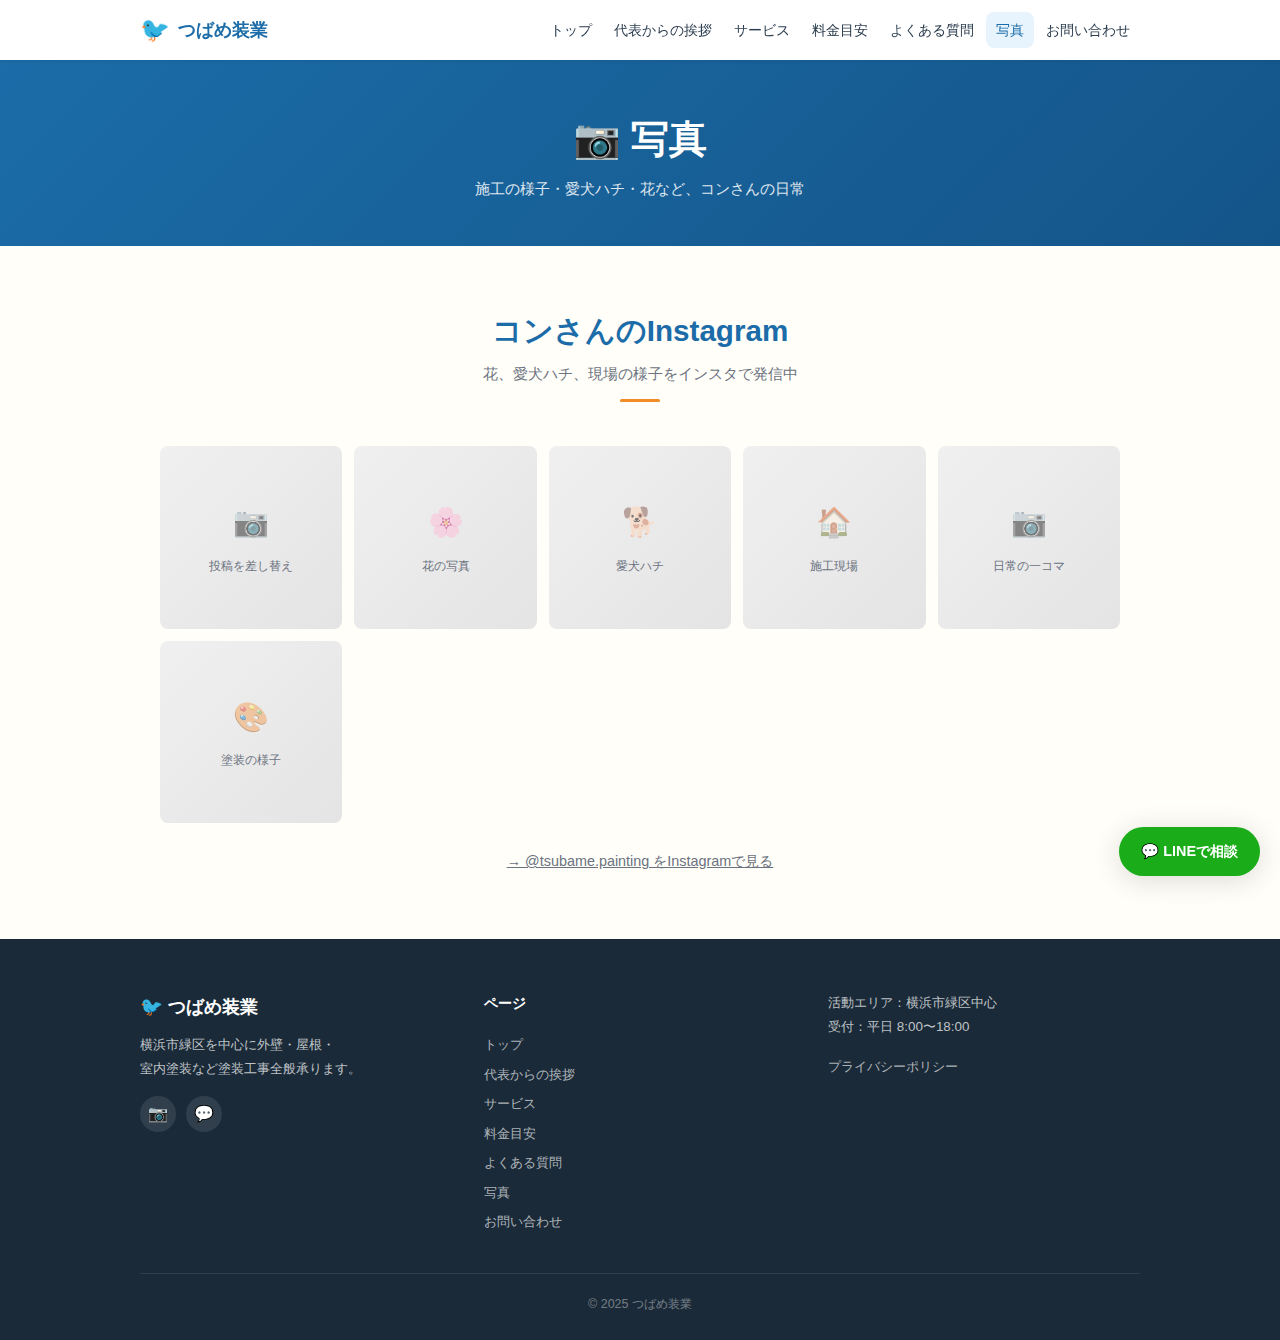
<file: photos.html>
<!DOCTYPE html>
<html lang="ja">
<head>
  <meta charset="UTF-8">
  <meta name="viewport" content="width=device-width, initial-scale=1.0">
  <title>写真・Instagram｜つばめ装業｜横浜市緑区</title>
  <meta name="description" content="つばめ装業のコンさんのInstagram。施工の様子・愛犬ハチ・花など、横浜市緑区の町の塗装屋さんの日常を発信中。">
  <link rel="canonical" href="https://hiroikon914-dot.github.io/tsubame-website/photos.html">
  <meta property="og:type" content="website">
  <meta property="og:title" content="写真・Instagram｜つばめ装業">
  <meta property="og:description" content="施工の様子・愛犬ハチ・花など、横浜市緑区のつばめ装業の日常をInstagramで発信中。">
  <meta property="og:url" content="https://hiroikon914-dot.github.io/tsubame-website/photos.html">
  <meta property="og:locale" content="ja_JP">
  <meta property="og:site_name" content="つばめ装業">
  <link rel="stylesheet" href="assets/css/style.css">
</head>
<body>

<header class="site-header">
  <div class="header-inner">
    <a href="index.html" class="site-logo"><span class="logo-bird">🐦</span>つばめ装業</a>
    <nav class="site-nav">
      <a href="index.html">トップ</a>
      <a href="about.html">代表からの挨拶</a>
      <a href="services.html">サービス</a>
      <a href="pricing.html">料金目安</a>
      <a href="faq.html">よくある質問</a>
      <a href="photos.html" class="active">写真</a>
      <a href="contact.html">お問い合わせ</a>
    </nav>
    <button class="hamburger" aria-label="メニューを開く"><span></span><span></span><span></span></button>
  </div>
</header>
<nav class="mobile-nav">
  <a href="index.html">🏠 トップ</a>
  <a href="about.html">👷 代表からの挨拶</a>
  <a href="services.html">🔧 サービス</a>
  <a href="pricing.html">💰 料金目安</a>
  <a href="faq.html">❓ よくある質問</a>
  <a href="photos.html">📷 写真</a>
  <a href="contact.html" class="mobile-nav-cta">📩 お問い合わせ</a>
</nav>

<section class="page-hero">
  <h1>📷 写真</h1>
  <p>施工の様子・愛犬ハチ・花など、コンさんの日常</p>
</section>

<!-- ===== Instagram ===== -->
<!-- 【編集】実際のInstagram投稿を埋め込む場合は、
     <div class="insta-placeholder"> を Instagram の埋め込みコードに置き換えてください。
     埋め込みコード取得方法：投稿の「…」→「埋め込む」→コードをコピー -->
<section class="section">
  <div class="container">
    <div class="section-title">
      <h2>コンさんのInstagram</h2>
      <p>花、愛犬ハチ、現場の様子をインスタで発信中</p>
      <span class="accent-bar"></span>
    </div>
    <div class="insta-grid">
      <div class="insta-placeholder"><span class="ig-icon">📷</span>投稿を差し替え</div>
      <div class="insta-placeholder"><span class="ig-icon">🌸</span>花の写真</div>
      <div class="insta-placeholder"><span class="ig-icon">🐕</span>愛犬ハチ</div>
      <div class="insta-placeholder"><span class="ig-icon">🏠</span>施工現場</div>
      <div class="insta-placeholder"><span class="ig-icon">📷</span>日常の一コマ</div>
      <div class="insta-placeholder"><span class="ig-icon">🎨</span>塗装の様子</div>
    </div>
    <!-- 【編集】@tsubame.painting を実際のInstagramアカウントに確認して変更 -->
    <div class="text-center mt-24">
      <a href="https://www.instagram.com/tsubame.painting/" target="_blank" rel="noopener"
         style="color:var(--text-muted);font-size:0.9rem;text-decoration:underline;">
        → @tsubame.painting をInstagramで見る
      </a>
    </div>
  </div>
</section>

<footer class="site-footer">
  <div class="footer-inner">
    <div class="footer-brand">
      <div class="footer-logo">🐦 つばめ装業</div>
      <p>横浜市緑区を中心に外壁・屋根・<br>室内塗装など塗装工事全般承ります。</p>
      <div class="footer-sns">
        <a href="https://www.instagram.com/tsubame.painting/" target="_blank" rel="noopener" title="Instagram">📷</a>
        <a href="https://lin.ee/XXXXXXXXX" target="_blank" rel="noopener" title="LINE">💬</a>
      </div>
    </div>
    <nav class="footer-nav">
      <h4>ページ</h4>
      <a href="index.html">トップ</a>
      <a href="about.html">代表からの挨拶</a>
      <a href="services.html">サービス</a>
      <a href="pricing.html">料金目安</a>
      <a href="faq.html">よくある質問</a>
      <a href="photos.html">写真</a>
      <a href="contact.html">お問い合わせ</a>
    </nav>
    <div class="footer-info">
      <p>活動エリア：横浜市緑区中心<br>受付：平日 8:00〜18:00</p>
      <p class="mt-16"><a href="privacy.html">プライバシーポリシー</a></p>
    </div>
  </div>
  <div class="footer-bottom"><p>&copy; 2025 つばめ装業</p></div>
</footer>

<a href="https://lin.ee/XXXXXXXXX" target="_blank" rel="noopener" class="float-line">💬 LINEで相談</a>
<script src="assets/js/main.js"></script>
</body>
</html>
</file>
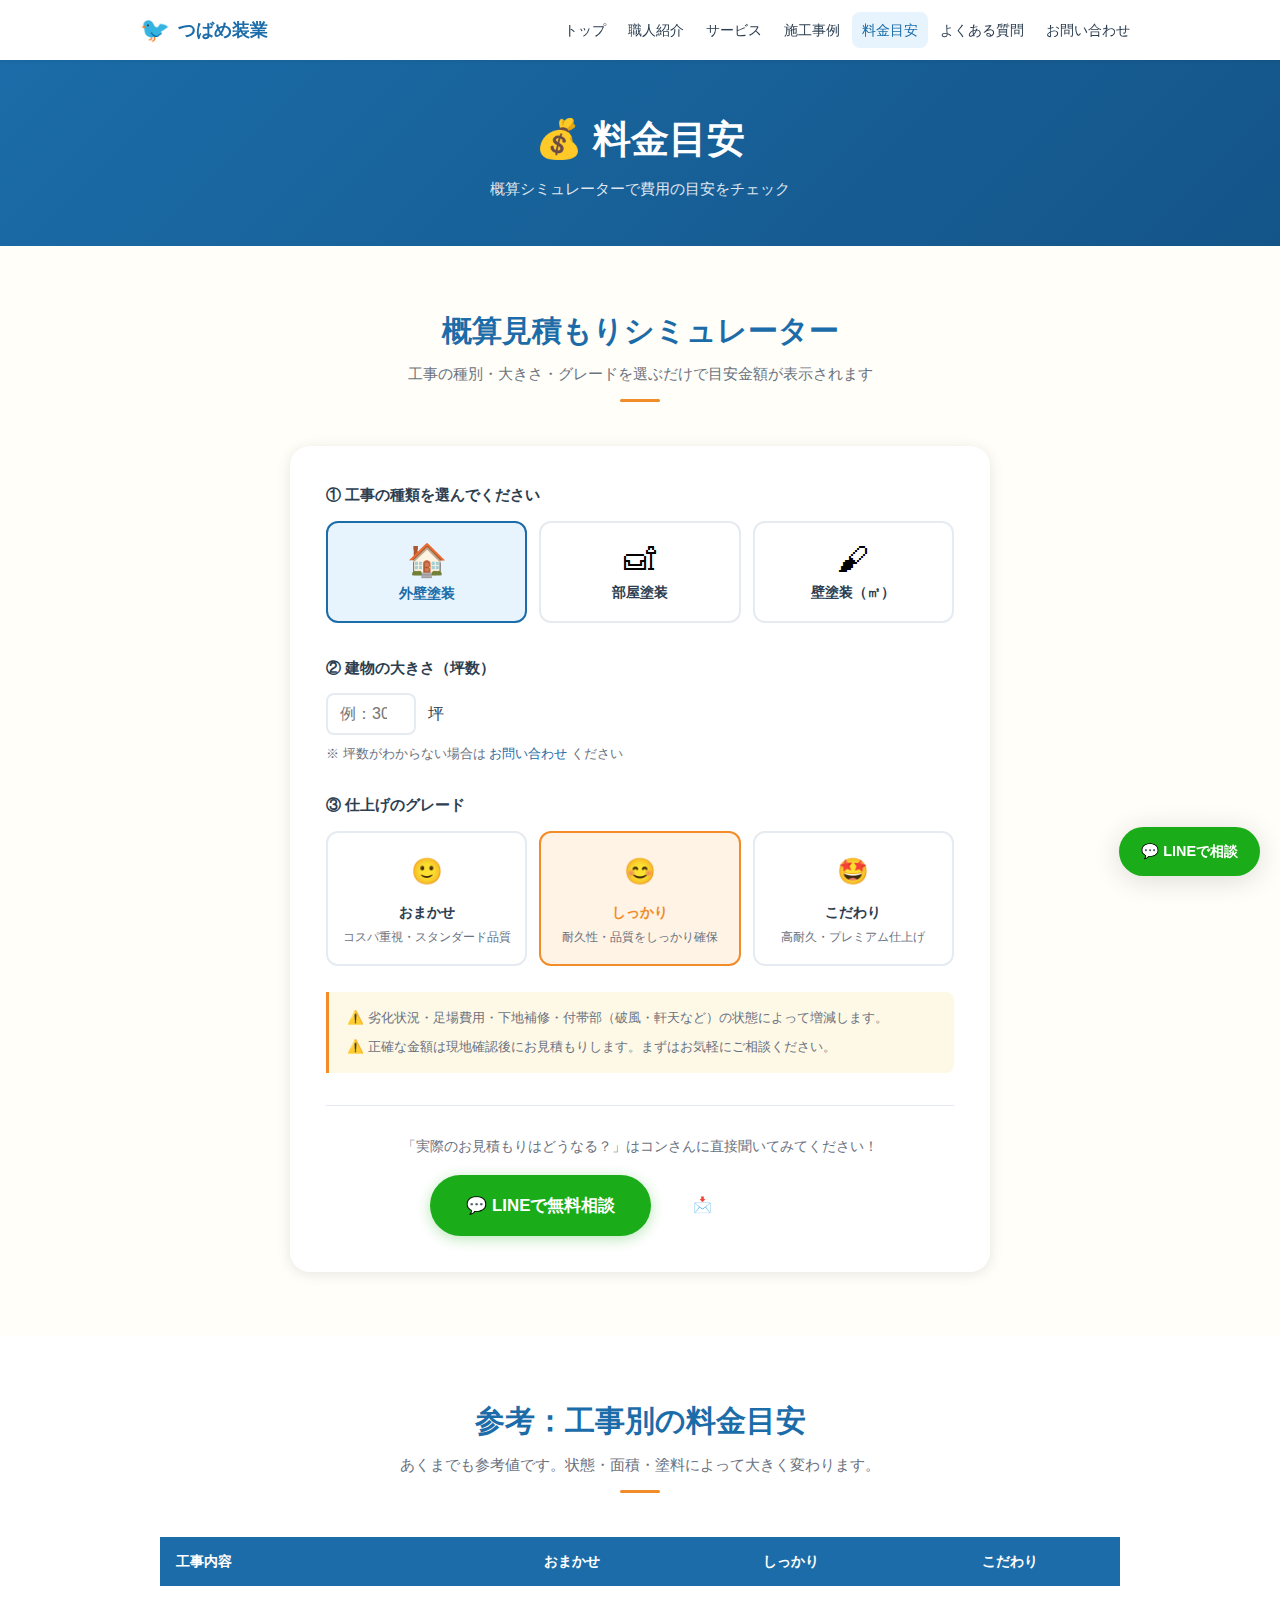
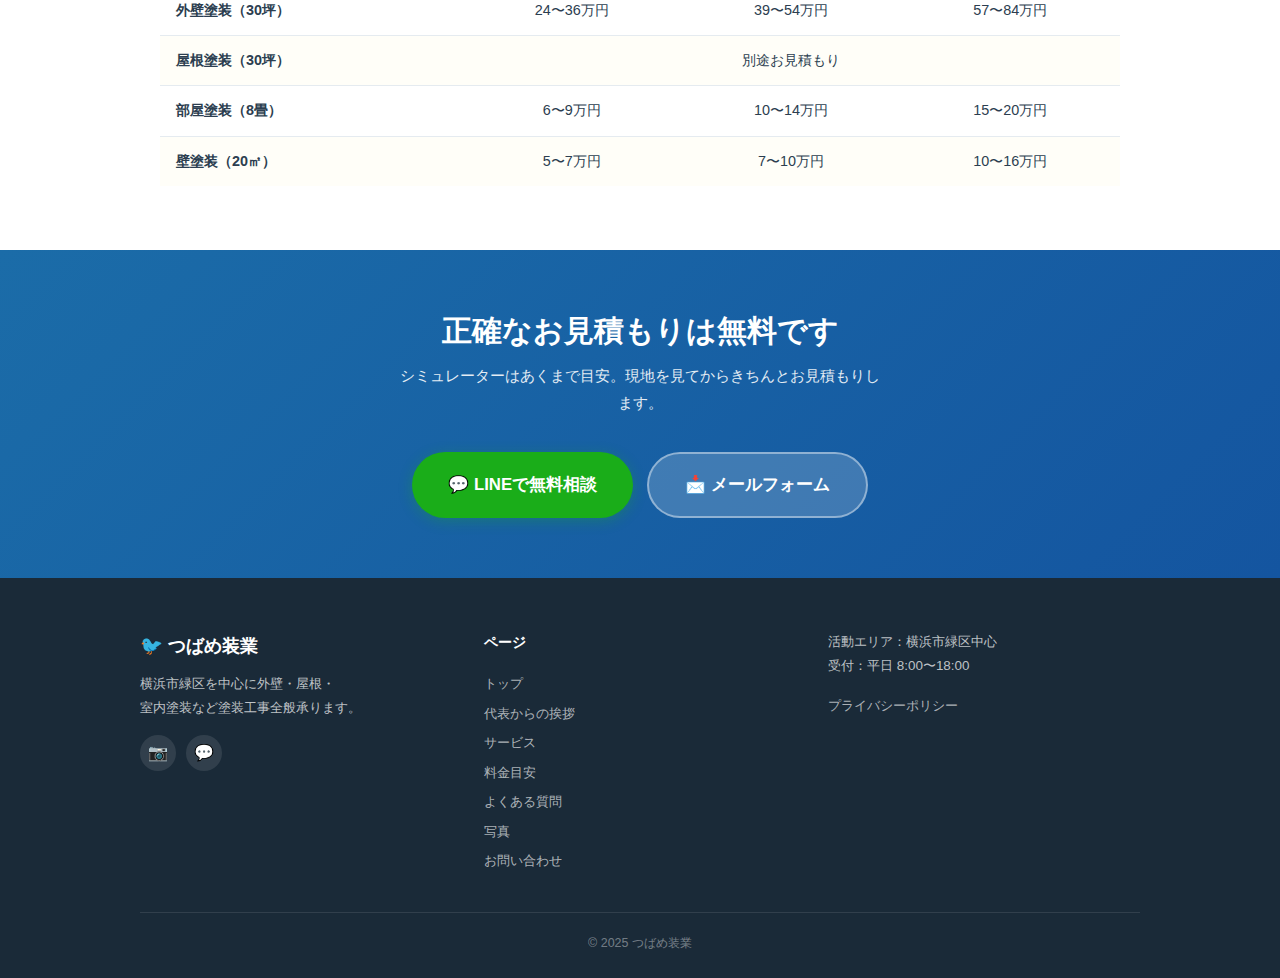
<file: pricing.html>
<!DOCTYPE html>
<html lang="ja">
<head>
  <meta charset="UTF-8">
  <meta name="viewport" content="width=device-width, initial-scale=1.0">
  <title>料金目安・概算シミュレーター｜つばめ装業</title>
  <meta name="description" content="外壁塗装・部屋塗装・壁塗装の概算費用を無料でシミュレーション。面積やグレードを選ぶだけで目安金額がわかります。横浜市緑区のつばめ装業。">
  <link rel="canonical" href="https://hiroikon914-dot.github.io/tsubame-website/pricing.html">
  <meta property="og:type" content="website">
  <meta property="og:title" content="料金目安・概算シミュレーター｜つばめ装業">
  <meta property="og:description" content="外壁塗装・部屋塗装・壁塗装の概算費用シミュレーター。横浜市緑区のつばめ装業。">
  <meta property="og:url" content="https://hiroikon914-dot.github.io/tsubame-website/pricing.html">
  <meta property="og:locale" content="ja_JP">
  <meta property="og:site_name" content="つばめ装業">
  <link rel="stylesheet" href="assets/css/style.css">
</head>
<body>

<header class="site-header">
  <div class="header-inner">
    <a href="index.html" class="site-logo"><span class="logo-bird">🐦</span>つばめ装業</a>
    <nav class="site-nav">
      <a href="index.html">トップ</a>
      <a href="about.html">職人紹介</a>
      <a href="services.html">サービス</a>
      <a href="works.html">施工事例</a>
      <a href="pricing.html" class="active">料金目安</a>
      <a href="faq.html">よくある質問</a>
      <a href="contact.html" class="nav-contact-btn">お問い合わせ</a>
    </nav>
    <button class="hamburger" aria-label="メニューを開く"><span></span><span></span><span></span></button>
  </div>
</header>
<nav class="mobile-nav">
  <a href="index.html">🏠 トップ</a>
  <a href="about.html">👷 代表からの挨拶</a>
  <a href="services.html">🔧 サービス</a>
  <a href="pricing.html">💰 料金目安</a>
  <a href="faq.html">❓ よくある質問</a>
  <a href="photos.html">📷 写真</a>
  <a href="contact.html" class="mobile-nav-cta">📩 お問い合わせ</a>
</nav>

<section class="page-hero">
  <h1>💰 料金目安</h1>
  <p>概算シミュレーターで費用の目安をチェック</p>
</section>

<!-- ===== 料金シミュレーター ===== -->
<!-- 【編集】単価を変更したい → assets/js/main.js の PRICING オブジェクトを編集してください -->
<section class="section">
  <div class="container">
    <div class="section-title">
      <h2>概算見積もりシミュレーター</h2>
      <p>工事の種別・大きさ・グレードを選ぶだけで目安金額が表示されます</p>
      <span class="accent-bar"></span>
    </div>

    <div class="calc-card pricing-calc">

      <!-- STEP 1: 工事種別 -->
      <div class="calc-section">
        <span class="calc-label">① 工事の種類を選んでください</span>
        <div class="calc-type-grid">
          <button class="calc-type-btn selected" data-type="gaiheki">
            <div class="type-icon">🏠</div>
            <span class="type-label">外壁塗装</span>
          </button>
          <button class="calc-type-btn" data-type="heya">
            <div class="type-icon">🛋</div>
            <span class="type-label">部屋塗装</span>
          </button>
          <button class="calc-type-btn" data-type="kabe">
            <div class="type-icon">🖌</div>
            <span class="type-label">壁塗装（㎡）</span>
          </button>
        </div>
      </div>

      <!-- STEP 2: 面積 -->

      <!-- 外壁：坪数入力 -->
      <div class="calc-section" data-show-for="gaiheki">
        <span class="calc-label">② 建物の大きさ（坪数）</span>
        <div class="calc-input-row">
          <input class="ci calc-input-field" type="number" min="1" max="200" step="1" placeholder="例：30" data-role="tsubo">
          <span>坪</span>
        </div>
        <p style="font-size:0.82rem;color:var(--text-muted);margin-top:8px;">
          ※ 坪数がわからない場合は <a href="contact.html">お問い合わせ</a> ください
        </p>
      </div>

      <!-- 部屋：畳数入力 -->
      <div class="calc-section" data-show-for="heya" style="display:none">
        <span class="calc-label">② 部屋の広さ（畳数）</span>
        <div class="calc-input-row">
          <input class="ci calc-input-field" type="number" min="1" max="100" step="0.5" placeholder="例：8" data-role="tatami">
          <span>畳</span>
        </div>
      </div>

      <!-- 壁：幅×高さ -->
      <div class="calc-section" data-show-for="kabe" style="display:none">
        <span class="calc-label">② 壁の面積（幅 × 高さ を入力）</span>
        <div class="calc-input-row">
          <input class="ci calc-input-field" type="number" min="0.1" step="0.1" placeholder="幅（m）" data-role="width">
          <span>m ×</span>
          <input class="ci calc-input-field" type="number" min="0.1" step="0.1" placeholder="高さ（m）" data-role="height">
          <span>m</span>
        </div>
      </div>

      <!-- STEP 3: グレード -->
      <div class="calc-section">
        <span class="calc-label">③ 仕上げのグレード</span>
        <div class="grade-grid">
          <div class="grade-card" data-grade="omakase">
            <div class="g-icon">🙂</div>
            <div class="g-name">おまかせ</div>
            <div class="g-desc">コスパ重視・スタンダード品質</div>
          </div>
          <div class="grade-card selected" data-grade="shikkari">
            <div class="g-icon">😊</div>
            <div class="g-name">しっかり</div>
            <div class="g-desc">耐久性・品質をしっかり確保</div>
          </div>
          <div class="grade-card" data-grade="kodawari">
            <div class="g-icon">🤩</div>
            <div class="g-name">こだわり</div>
            <div class="g-desc">高耐久・プレミアム仕上げ</div>
          </div>
        </div>
      </div>

      <!-- 結果 -->
      <div class="calc-result">
        <div class="result-label">概算費用の目安（税込）</div>
        <div class="result-amount">―</div>
        <div class="result-note">あくまでも目安です。詳しくは現地見積もりをご依頼ください。</div>
      </div>

      <!-- 注意書き -->
      <div class="calc-notes">
        <p>⚠️ 劣化状況・足場費用・下地補修・付帯部（破風・軒天など）の状態によって増減します。</p>
        <p style="margin-top:6px;">⚠️ 正確な金額は現地確認後にお見積もりします。まずはお気軽にご相談ください。</p>
      </div>

      <!-- CTA -->
      <div class="calc-cta">
        <p style="color:var(--text-muted);font-size:0.9rem;margin-bottom:16px;">
          「実際のお見積もりはどうなる？」はコンさんに直接聞いてみてください！
        </p>
        <div style="display:flex;justify-content:center;flex-wrap:wrap;gap:14px;">
          <a href="https://lin.ee/XXXXXXXXX" target="_blank" rel="noopener" class="btn btn-line btn-lg">💬 LINEで無料相談</a>
          <a href="contact.html" class="btn btn-secondary">📩 メールフォーム</a>
        </div>
      </div>
    </div><!-- /calc-card -->
  </div>
</section>

<!-- ===== 料金の参考目安表 ===== -->
<section class="section-alt">
  <div class="container">
    <div class="section-title">
      <h2>参考：工事別の料金目安</h2>
      <p>あくまでも参考値です。状態・面積・塗料によって大きく変わります。</p>
      <span class="accent-bar"></span>
    </div>
    <!-- 【編集】金額は main.js の PRICING に合わせて変更してください -->
    <div style="overflow-x:auto;">
      <table style="width:100%;border-collapse:collapse;font-size:0.9rem;min-width:480px;">
        <thead>
          <tr style="background:var(--primary);color:#fff;">
            <th style="padding:12px 16px;text-align:left;">工事内容</th>
            <th style="padding:12px 16px;text-align:center;">おまかせ</th>
            <th style="padding:12px 16px;text-align:center;">しっかり</th>
            <th style="padding:12px 16px;text-align:center;">こだわり</th>
          </tr>
        </thead>
        <tbody>
          <tr style="border-bottom:1px solid var(--border);">
            <td style="padding:12px 16px;font-weight:600;">外壁塗装（30坪）</td>
            <td style="padding:12px 16px;text-align:center;">24〜36万円</td>
            <td style="padding:12px 16px;text-align:center;">39〜54万円</td>
            <td style="padding:12px 16px;text-align:center;">57〜84万円</td>
          </tr>
          <tr style="background:var(--bg);border-bottom:1px solid var(--border);">
            <td style="padding:12px 16px;font-weight:600;">屋根塗装（30坪）</td>
            <td style="padding:12px 16px;text-align:center;" colspan="3">別途お見積もり</td>
          </tr>
          <tr style="border-bottom:1px solid var(--border);">
            <td style="padding:12px 16px;font-weight:600;">部屋塗装（8畳）</td>
            <td style="padding:12px 16px;text-align:center;">6〜9万円</td>
            <td style="padding:12px 16px;text-align:center;">10〜14万円</td>
            <td style="padding:12px 16px;text-align:center;">15〜20万円</td>
          </tr>
          <tr style="background:var(--bg);">
            <td style="padding:12px 16px;font-weight:600;">壁塗装（20㎡）</td>
            <td style="padding:12px 16px;text-align:center;">5〜7万円</td>
            <td style="padding:12px 16px;text-align:center;">7〜10万円</td>
            <td style="padding:12px 16px;text-align:center;">10〜16万円</td>
          </tr>
        </tbody>
      </table>
    </div>
  </div>
</section>

<section class="cta-banner">
  <div class="container">
    <h2>正確なお見積もりは無料です</h2>
    <p>シミュレーターはあくまで目安。現地を見てからきちんとお見積もりします。</p>
    <div class="cta-buttons">
      <a href="https://lin.ee/XXXXXXXXX" target="_blank" rel="noopener" class="btn btn-line btn-lg">💬 LINEで無料相談</a>
      <a href="contact.html" class="btn btn-secondary btn-lg">📩 メールフォーム</a>
    </div>
  </div>
</section>

<footer class="site-footer">
  <div class="footer-inner">
    <div class="footer-brand">
      <div class="footer-logo">🐦 つばめ装業</div>
      <p>横浜市緑区を中心に外壁・屋根・<br>室内塗装など塗装工事全般承ります。</p>
      <div class="footer-sns">
        <a href="https://www.instagram.com/tsubame.painting/" target="_blank" rel="noopener" title="Instagram">📷</a>
        <a href="https://lin.ee/XXXXXXXXX" target="_blank" rel="noopener" title="LINE">💬</a>
      </div>
    </div>
    <nav class="footer-nav">
      <h4>ページ</h4>
      <a href="index.html">トップ</a>
      <a href="about.html">代表からの挨拶</a>
      <a href="services.html">サービス</a>
      <a href="pricing.html">料金目安</a>
      <a href="faq.html">よくある質問</a>
      <a href="photos.html">写真</a>
      <a href="contact.html">お問い合わせ</a>
    </nav>
    <div class="footer-info">
      <p>活動エリア：横浜市緑区中心<br>受付：平日 8:00〜18:00</p>
      <p class="mt-16"><a href="privacy.html">プライバシーポリシー</a></p>
    </div>
  </div>
  <div class="footer-bottom"><p>&copy; 2025 つばめ装業</p></div>
</footer>

<a href="https://lin.ee/XXXXXXXXX" target="_blank" rel="noopener" class="float-line">💬 LINEで相談</a>
<script src="assets/js/main.js"></script>
</body>
</html>
</file>
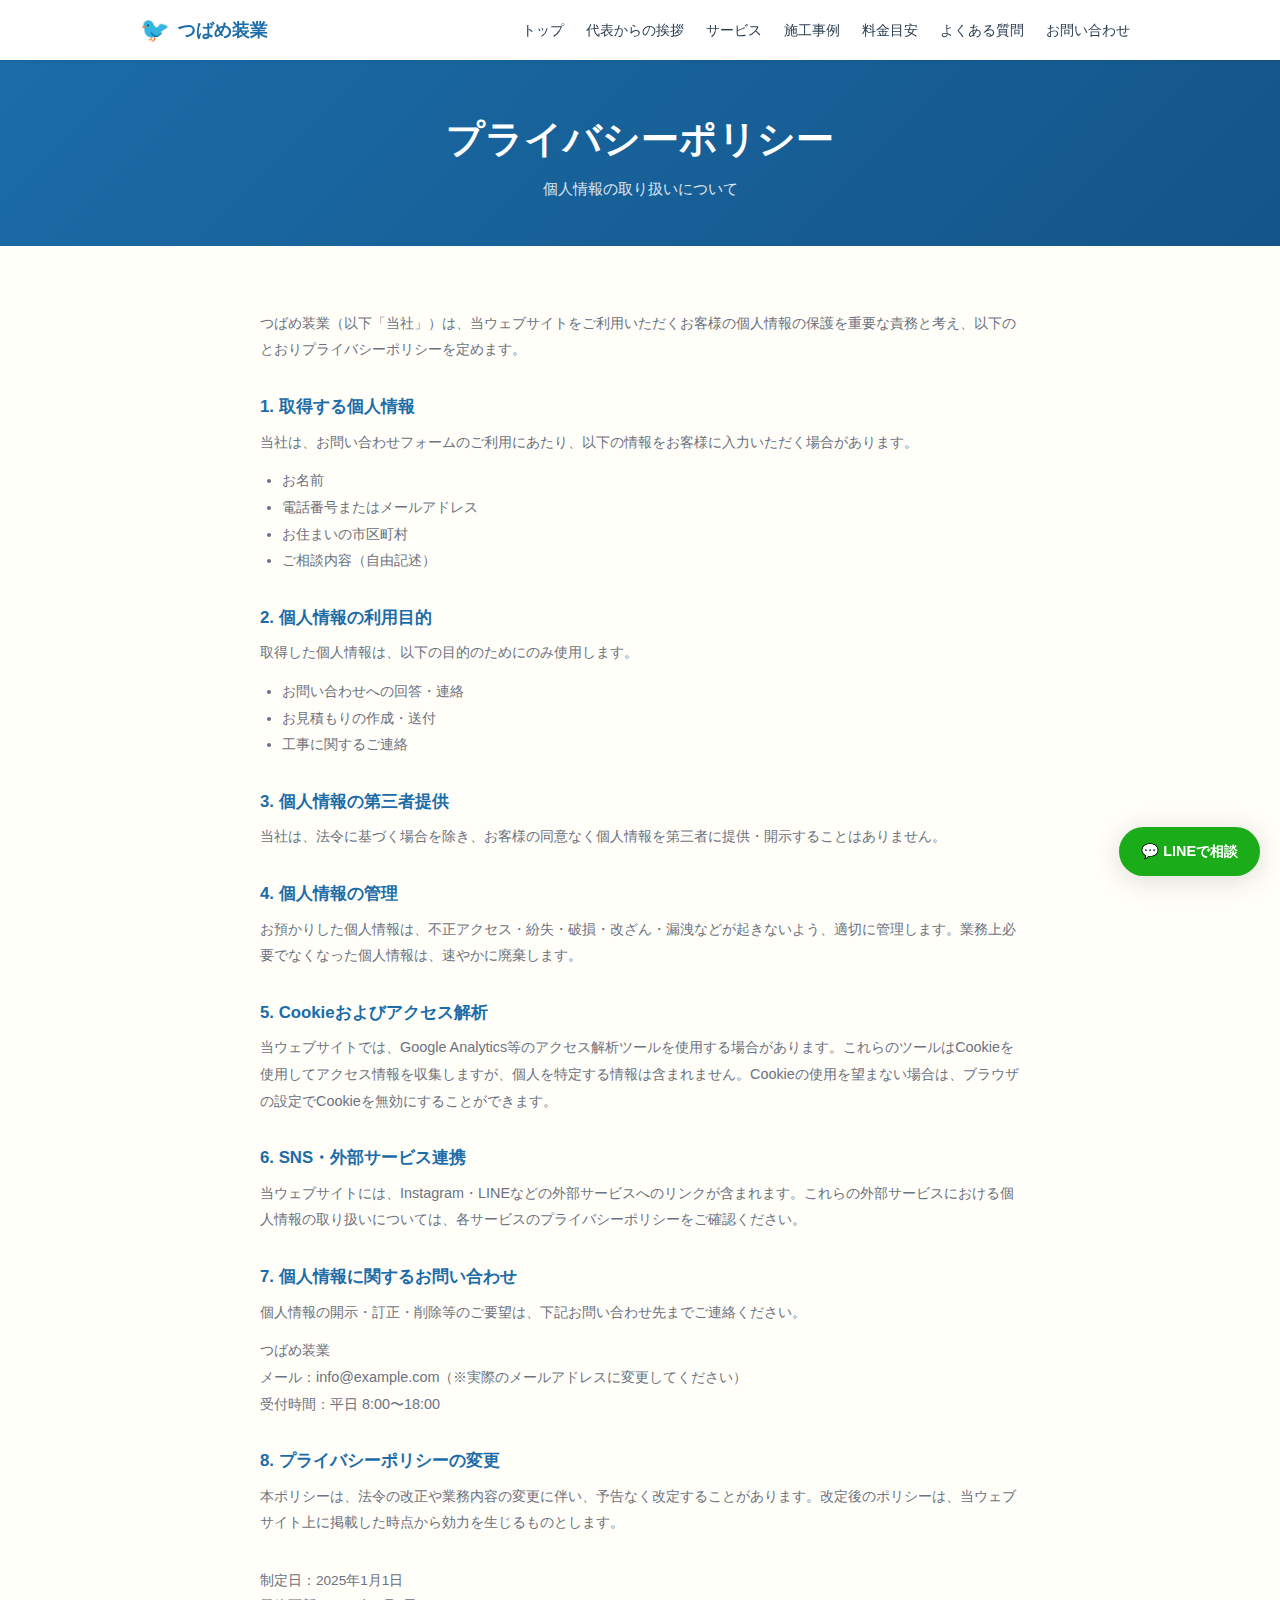
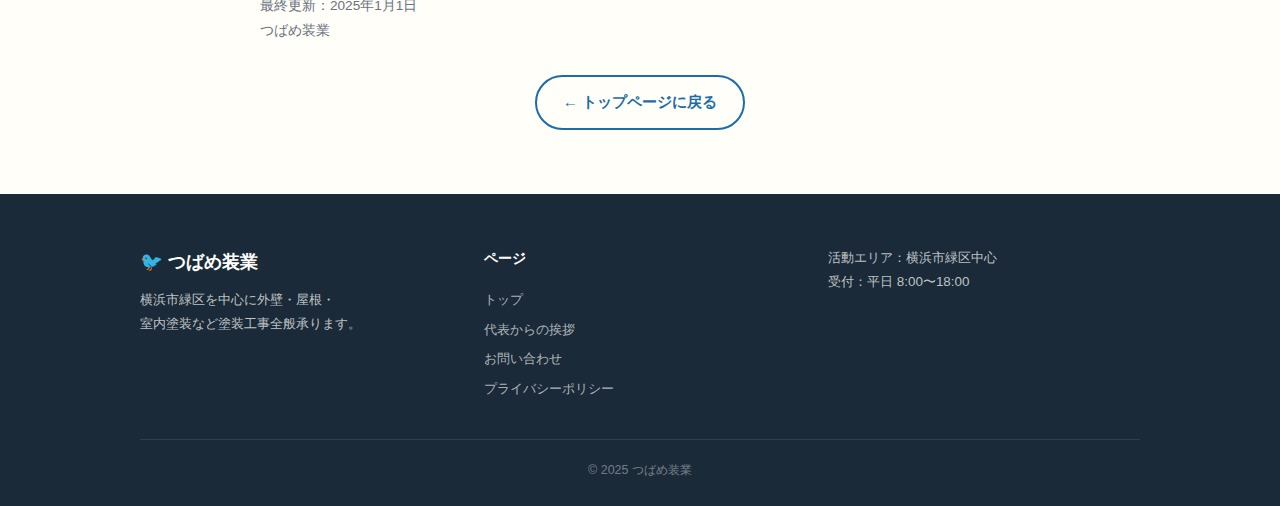
<file: privacy.html>
<!DOCTYPE html>
<html lang="ja">
<head>
  <meta charset="UTF-8">
  <meta name="viewport" content="width=device-width, initial-scale=1.0">
  <title>プライバシーポリシー｜つばめ装業</title>
  <meta name="description" content="つばめ装業のプライバシーポリシー。お問い合わせフォームで取得した個人情報の取り扱いについて説明しています。">
  <link rel="canonical" href="https://hiroikon914-dot.github.io/tsubame-website/privacy.html">
  <meta name="robots" content="noindex">
  <link rel="stylesheet" href="assets/css/style.css">
</head>
<body>

<header class="site-header">
  <div class="header-inner">
    <a href="index.html" class="site-logo"><span class="logo-bird">🐦</span>つばめ装業</a>
    <nav class="site-nav">
      <a href="index.html">トップ</a>
      <a href="about.html">代表からの挨拶</a>
      <a href="services.html">サービス</a>
      <a href="works.html">施工事例</a>
      <a href="pricing.html">料金目安</a>
      <a href="faq.html">よくある質問</a>
      <a href="contact.html" class="nav-contact-btn">お問い合わせ</a>
    </nav>
    <button class="hamburger" aria-label="メニューを開く"><span></span><span></span><span></span></button>
  </div>
</header>
<nav class="mobile-nav">
  <a href="index.html">🏠 トップ</a>
  <a href="about.html">👷 代表からの挨拶</a>
  <a href="services.html">🔧 サービス</a>
  <a href="pricing.html">💰 料金目安</a>
  <a href="faq.html">❓ よくある質問</a>
  <a href="photos.html">📷 写真</a>
  <a href="contact.html" class="mobile-nav-cta">📩 お問い合わせ</a>
</nav>

<section class="page-hero">
  <h1>プライバシーポリシー</h1>
  <p>個人情報の取り扱いについて</p>
</section>

<section class="section">
  <div class="container">
    <div class="privacy-body">
      <p>つばめ装業（以下「当社」）は、当ウェブサイトをご利用いただくお客様の個人情報の保護を重要な責務と考え、以下のとおりプライバシーポリシーを定めます。</p>

      <h2>1. 取得する個人情報</h2>
      <p>当社は、お問い合わせフォームのご利用にあたり、以下の情報をお客様に入力いただく場合があります。</p>
      <ul>
        <li>お名前</li>
        <li>電話番号またはメールアドレス</li>
        <li>お住まいの市区町村</li>
        <li>ご相談内容（自由記述）</li>
      </ul>

      <h2>2. 個人情報の利用目的</h2>
      <p>取得した個人情報は、以下の目的のためにのみ使用します。</p>
      <ul>
        <li>お問い合わせへの回答・連絡</li>
        <li>お見積もりの作成・送付</li>
        <li>工事に関するご連絡</li>
      </ul>

      <h2>3. 個人情報の第三者提供</h2>
      <p>当社は、法令に基づく場合を除き、お客様の同意なく個人情報を第三者に提供・開示することはありません。</p>

      <h2>4. 個人情報の管理</h2>
      <p>お預かりした個人情報は、不正アクセス・紛失・破損・改ざん・漏洩などが起きないよう、適切に管理します。業務上必要でなくなった個人情報は、速やかに廃棄します。</p>

      <h2>5. Cookieおよびアクセス解析</h2>
      <p>当ウェブサイトでは、Google Analytics等のアクセス解析ツールを使用する場合があります。これらのツールはCookieを使用してアクセス情報を収集しますが、個人を特定する情報は含まれません。Cookieの使用を望まない場合は、ブラウザの設定でCookieを無効にすることができます。</p>

      <h2>6. SNS・外部サービス連携</h2>
      <p>当ウェブサイトには、Instagram・LINEなどの外部サービスへのリンクが含まれます。これらの外部サービスにおける個人情報の取り扱いについては、各サービスのプライバシーポリシーをご確認ください。</p>

      <h2>7. 個人情報に関するお問い合わせ</h2>
      <p>個人情報の開示・訂正・削除等のご要望は、下記お問い合わせ先までご連絡ください。</p>
      <p>
        つばめ装業<br>
        メール：info@example.com（※実際のメールアドレスに変更してください）<br>
        受付時間：平日 8:00〜18:00
      </p>

      <h2>8. プライバシーポリシーの変更</h2>
      <p>本ポリシーは、法令の改正や業務内容の変更に伴い、予告なく改定することがあります。改定後のポリシーは、当ウェブサイト上に掲載した時点から効力を生じるものとします。</p>

      <p style="margin-top:32px;font-size:0.85rem;">
        制定日：2025年1月1日<br>
        最終更新：2025年1月1日<br>
        つばめ装業
      </p>
    </div>

    <div class="text-center mt-32">
      <a href="index.html" class="btn btn-outline">← トップページに戻る</a>
    </div>
  </div>
</section>

<footer class="site-footer">
  <div class="footer-inner">
    <div class="footer-brand">
      <div class="footer-logo">🐦 つばめ装業</div>
      <p>横浜市緑区を中心に外壁・屋根・<br>室内塗装など塗装工事全般承ります。</p>
    </div>
    <nav class="footer-nav">
      <h4>ページ</h4>
      <a href="index.html">トップ</a>
      <a href="about.html">代表からの挨拶</a>
      <a href="contact.html">お問い合わせ</a>
      <a href="privacy.html">プライバシーポリシー</a>
    </nav>
    <div class="footer-info">
      <p>活動エリア：横浜市緑区中心<br>受付：平日 8:00〜18:00</p>
    </div>
  </div>
  <div class="footer-bottom"><p>&copy; 2025 つばめ装業</p></div>
</footer>

<a href="https://lin.ee/XXXXXXXXX" target="_blank" rel="noopener" class="float-line">💬 LINEで相談</a>
<script src="assets/js/main.js"></script>
</body>
</html>
</file>
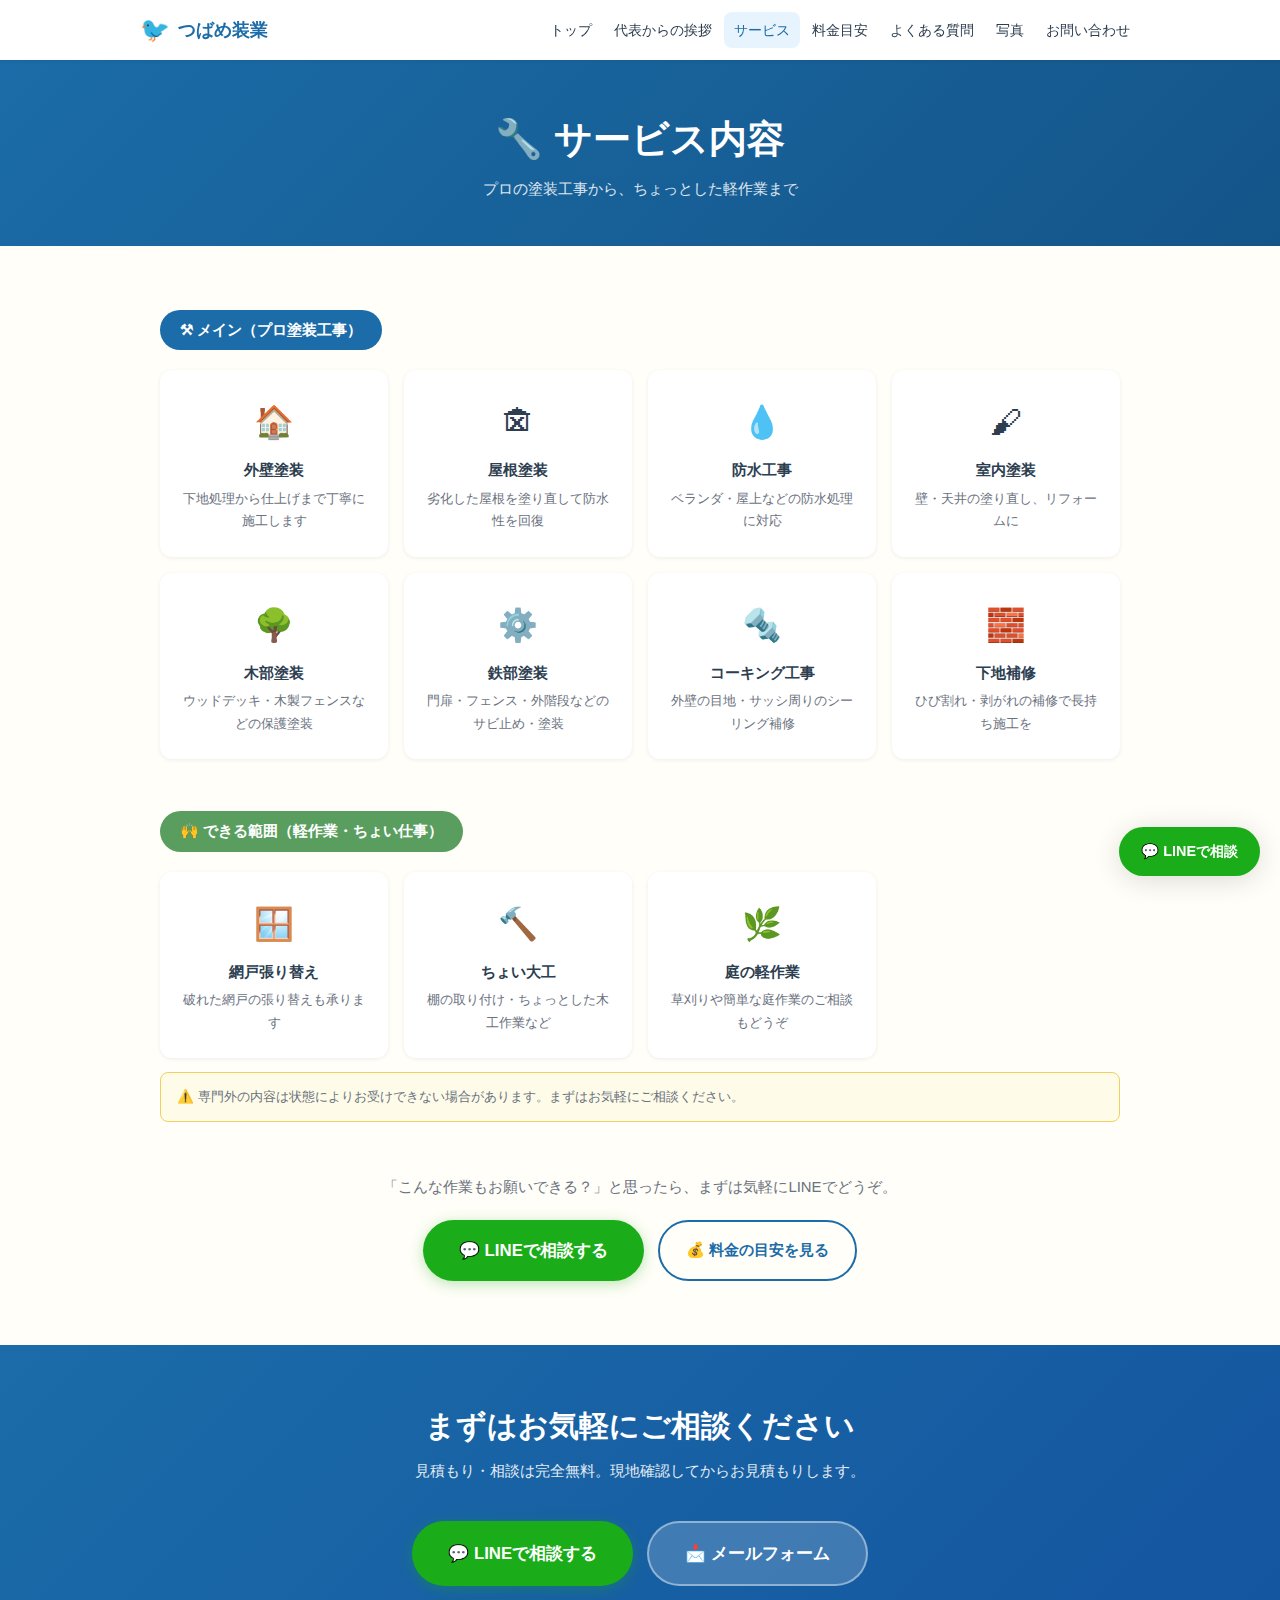
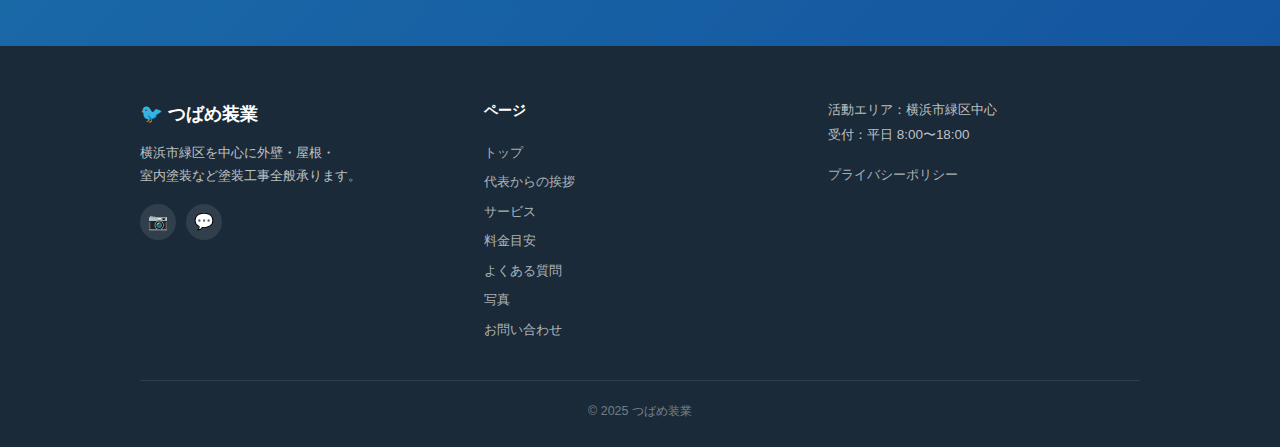
<file: services.html>
<!DOCTYPE html>
<html lang="ja">
<head>
  <meta charset="UTF-8">
  <meta name="viewport" content="width=device-width, initial-scale=1.0">
  <title>サービス内容｜つばめ装業｜横浜市緑区の外壁・屋根塗装</title>
  <meta name="description" content="つばめ装業のサービス内容。外壁塗装・屋根塗装・防水工事・室内塗装などプロ工事から、網戸張り替え・ちょい大工などの軽作業まで幅広く対応。横浜市緑区。">
  <link rel="canonical" href="https://hiroikon914-dot.github.io/tsubame-website/services.html">
  <meta property="og:type" content="website">
  <meta property="og:title" content="サービス内容｜つばめ装業">
  <meta property="og:description" content="外壁・屋根塗装から軽作業まで。横浜市緑区のつばめ装業。">
  <meta property="og:url" content="https://hiroikon914-dot.github.io/tsubame-website/services.html">
  <meta property="og:locale" content="ja_JP">
  <meta property="og:site_name" content="つばめ装業">
  <link rel="stylesheet" href="assets/css/style.css">
</head>
<body>

<header class="site-header">
  <div class="header-inner">
    <a href="index.html" class="site-logo"><span class="logo-bird">🐦</span>つばめ装業</a>
    <nav class="site-nav">
      <a href="index.html">トップ</a>
      <a href="about.html">代表からの挨拶</a>
      <a href="services.html" class="active">サービス</a>
      <a href="pricing.html">料金目安</a>
      <a href="faq.html">よくある質問</a>
      <a href="photos.html">写真</a>
      <a href="contact.html">お問い合わせ</a>
    </nav>
    <button class="hamburger" aria-label="メニューを開く"><span></span><span></span><span></span></button>
  </div>
</header>
<nav class="mobile-nav">
  <a href="index.html">🏠 トップ</a>
  <a href="about.html">👷 代表からの挨拶</a>
  <a href="services.html">🔧 サービス</a>
  <a href="pricing.html">💰 料金目安</a>
  <a href="faq.html">❓ よくある質問</a>
  <a href="photos.html">📷 写真</a>
  <a href="contact.html" class="mobile-nav-cta">📩 お問い合わせ</a>
</nav>

<section class="page-hero">
  <h1>🔧 サービス内容</h1>
  <p>プロの塗装工事から、ちょっとした軽作業まで</p>
</section>

<section class="section">
  <div class="container">

    <!-- メイン（プロ領域） -->
    <div class="service-cat">
      <div class="service-cat-header pro">⚒ メイン（プロ塗装工事）</div>
      <!-- 【編集】サービス項目を追加・変更したい → .service-item のブロックをコピーして増やす -->
      <div class="service-items">
        <div class="service-item">
          <div class="si-icon">🏠</div>
          <h3>外壁塗装</h3>
          <p>下地処理から仕上げまで丁寧に施工します</p>
        </div>
        <div class="service-item">
          <div class="si-icon">🏚</div>
          <h3>屋根塗装</h3>
          <p>劣化した屋根を塗り直して防水性を回復</p>
        </div>
        <div class="service-item">
          <div class="si-icon">💧</div>
          <h3>防水工事</h3>
          <p>ベランダ・屋上などの防水処理に対応</p>
        </div>
        <div class="service-item">
          <div class="si-icon">🖌</div>
          <h3>室内塗装</h3>
          <p>壁・天井の塗り直し、リフォームに</p>
        </div>
        <div class="service-item">
          <div class="si-icon">🌳</div>
          <h3>木部塗装</h3>
          <p>ウッドデッキ・木製フェンスなどの保護塗装</p>
        </div>
        <div class="service-item">
          <div class="si-icon">⚙️</div>
          <h3>鉄部塗装</h3>
          <p>門扉・フェンス・外階段などのサビ止め・塗装</p>
        </div>
        <div class="service-item">
          <div class="si-icon">🔩</div>
          <h3>コーキング工事</h3>
          <p>外壁の目地・サッシ周りのシーリング補修</p>
        </div>
        <div class="service-item">
          <div class="si-icon">🧱</div>
          <h3>下地補修</h3>
          <p>ひび割れ・剥がれの補修で長持ち施工を</p>
        </div>
      </div>
    </div>

    <!-- できる範囲（軽作業） -->
    <div class="service-cat">
      <div class="service-cat-header lite">🙌 できる範囲（軽作業・ちょい仕事）</div>
      <div class="service-items">
        <div class="service-item">
          <div class="si-icon">🪟</div>
          <h3>網戸張り替え</h3>
          <p>破れた網戸の張り替えも承ります</p>
        </div>
        <div class="service-item">
          <div class="si-icon">🔨</div>
          <h3>ちょい大工</h3>
          <p>棚の取り付け・ちょっとした木工作業など</p>
        </div>
        <div class="service-item">
          <div class="si-icon">🌿</div>
          <h3>庭の軽作業</h3>
          <p>草刈りや簡単な庭作業のご相談もどうぞ</p>
        </div>
      </div>
      <p class="service-note">
        ⚠️ 専門外の内容は状態によりお受けできない場合があります。まずはお気軽にご相談ください。
      </p>
    </div>

    <div class="text-center mt-40">
      <p style="color:var(--text-muted);font-size:0.93rem;margin-bottom:20px;">
        「こんな作業もお願いできる？」と思ったら、まずは気軽にLINEでどうぞ。
      </p>
      <div style="display:flex;justify-content:center;flex-wrap:wrap;gap:14px;">
        <a href="https://lin.ee/XXXXXXXXX" target="_blank" rel="noopener" class="btn btn-line btn-lg">💬 LINEで相談する</a>
        <a href="pricing.html" class="btn btn-outline">💰 料金の目安を見る</a>
      </div>
    </div>
  </div>
</section>

<section class="cta-banner">
  <div class="container">
    <h2>まずはお気軽にご相談ください</h2>
    <p>見積もり・相談は完全無料。現地確認してからお見積もりします。</p>
    <div class="cta-buttons">
      <a href="https://lin.ee/XXXXXXXXX" target="_blank" rel="noopener" class="btn btn-line btn-lg">💬 LINEで相談する</a>
      <a href="contact.html" class="btn btn-secondary btn-lg">📩 メールフォーム</a>
    </div>
  </div>
</section>

<footer class="site-footer">
  <div class="footer-inner">
    <div class="footer-brand">
      <div class="footer-logo">🐦 つばめ装業</div>
      <p>横浜市緑区を中心に外壁・屋根・<br>室内塗装など塗装工事全般承ります。</p>
      <div class="footer-sns">
        <a href="https://www.instagram.com/tsubame.painting/" target="_blank" rel="noopener" title="Instagram">📷</a>
        <a href="https://lin.ee/XXXXXXXXX" target="_blank" rel="noopener" title="LINE">💬</a>
      </div>
    </div>
    <nav class="footer-nav">
      <h4>ページ</h4>
      <a href="index.html">トップ</a>
      <a href="about.html">代表からの挨拶</a>
      <a href="services.html">サービス</a>
      <a href="pricing.html">料金目安</a>
      <a href="faq.html">よくある質問</a>
      <a href="photos.html">写真</a>
      <a href="contact.html">お問い合わせ</a>
    </nav>
    <div class="footer-info">
      <p>活動エリア：横浜市緑区中心<br>受付：平日 8:00〜18:00</p>
      <p class="mt-16"><a href="privacy.html">プライバシーポリシー</a></p>
    </div>
  </div>
  <div class="footer-bottom"><p>&copy; 2025 つばめ装業</p></div>
</footer>

<a href="https://lin.ee/XXXXXXXXX" target="_blank" rel="noopener" class="float-line">💬 LINEで相談</a>
<script src="assets/js/main.js"></script>
</body>
</html>
</file>
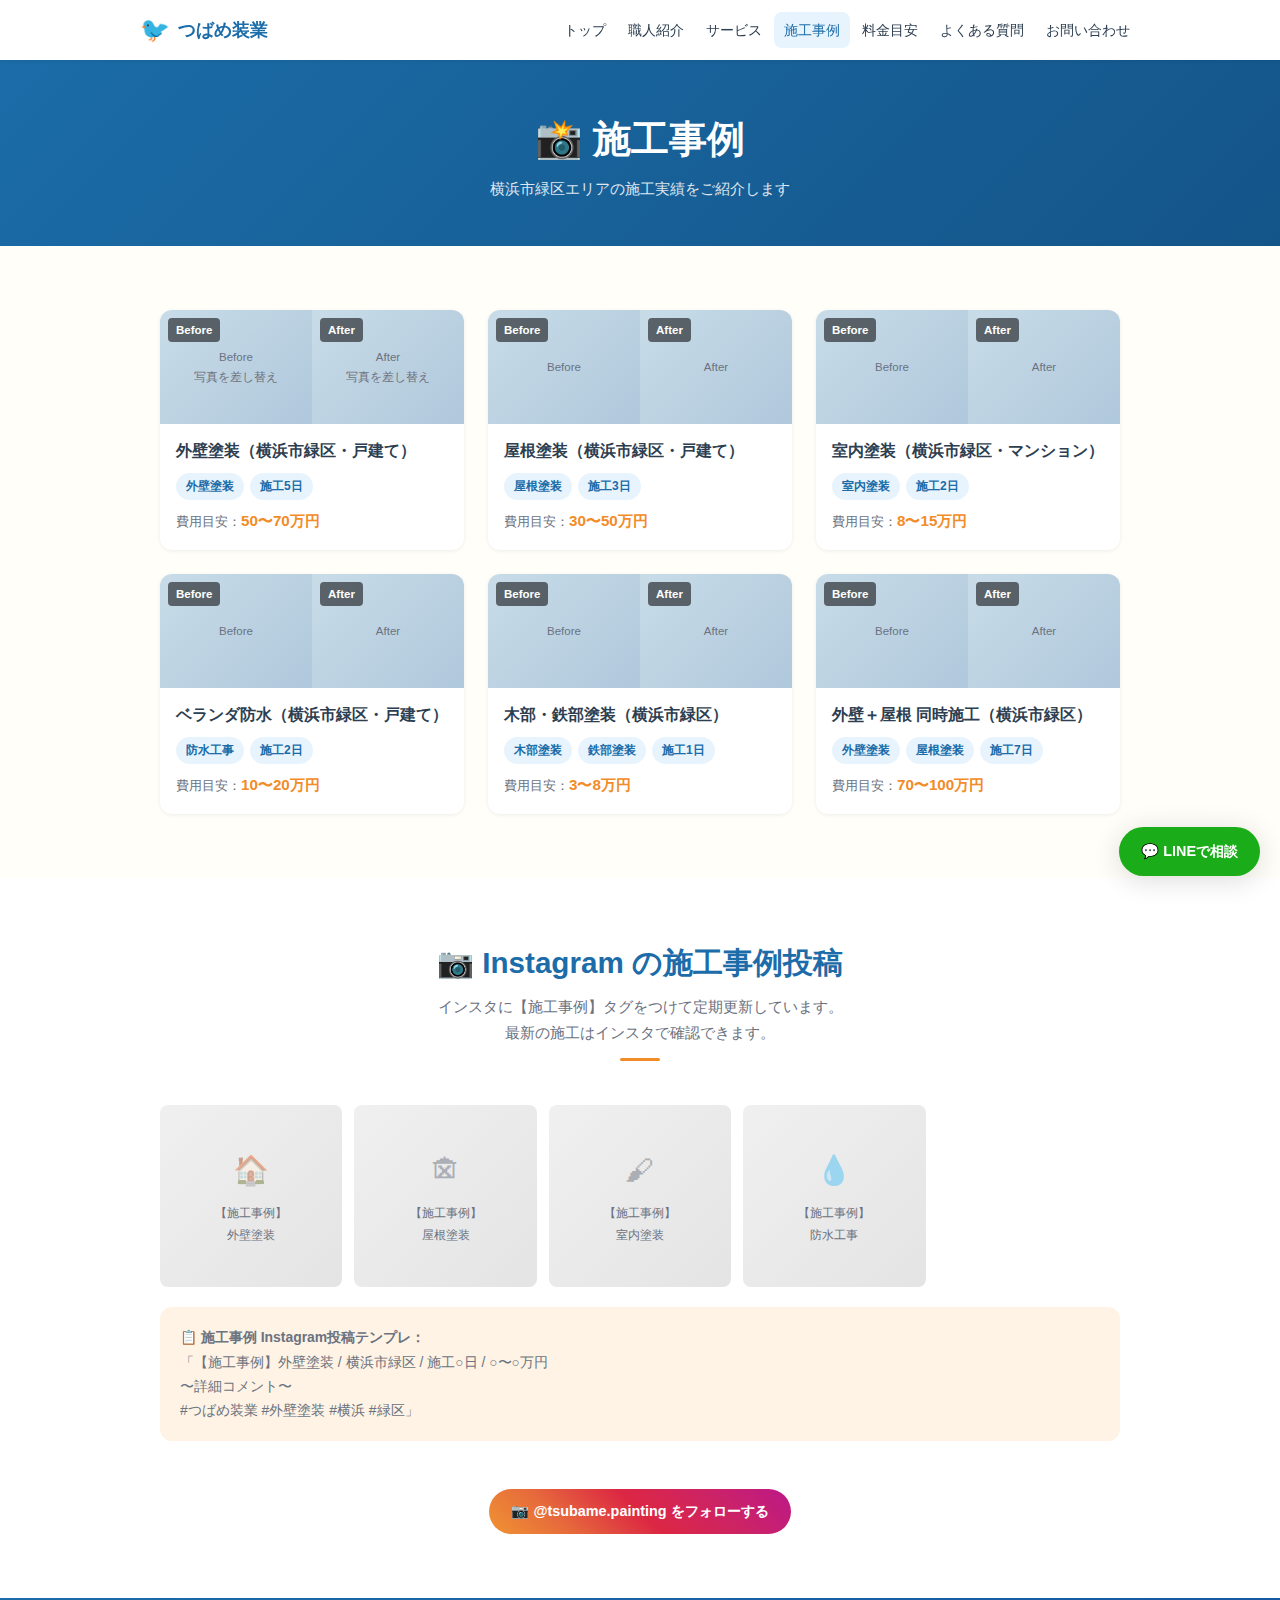
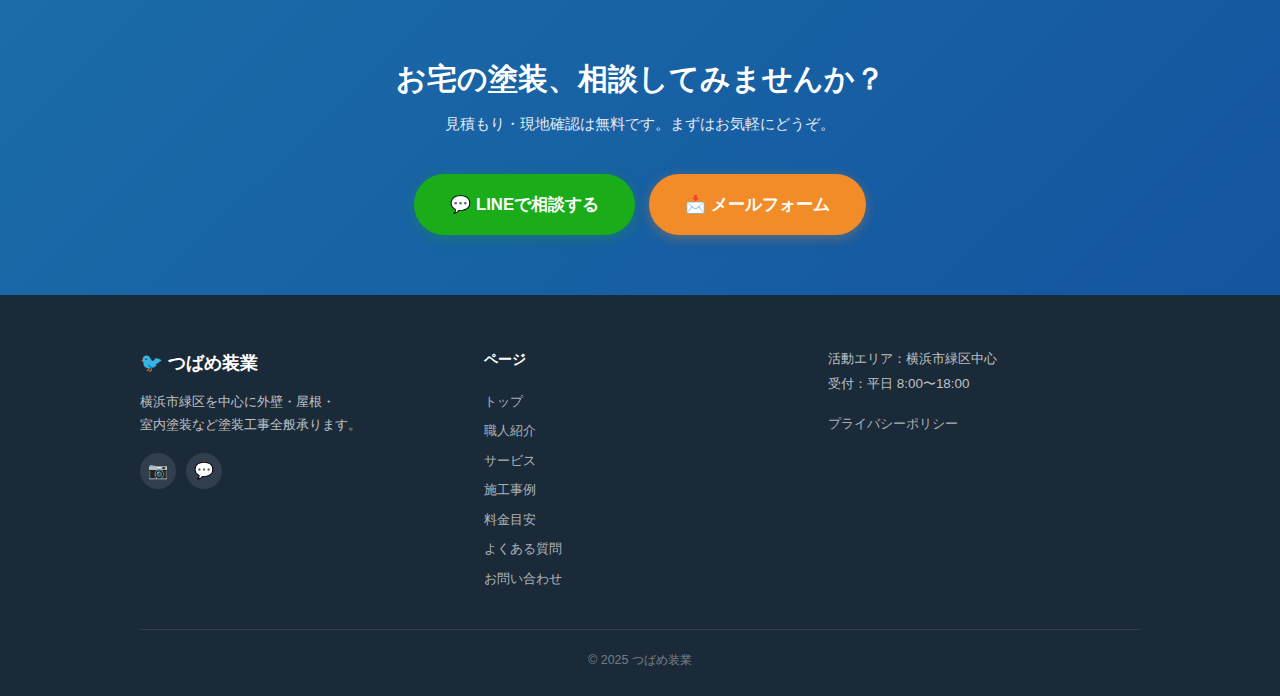
<file: works.html>
<!DOCTYPE html>
<html lang="ja">
<head>
  <meta charset="UTF-8">
  <meta name="viewport" content="width=device-width, initial-scale=1.0">
  <title>施工事例｜つばめ装業｜横浜市緑区の外壁・屋根塗装</title>
  <meta name="description" content="つばめ装業の施工事例一覧。横浜市緑区エリアでの外壁塗装・屋根塗装・室内塗装などの実績をBefore/After写真とともにご紹介します。">
  <link rel="canonical" href="https://hiroikon914-dot.github.io/tsubame-website/works.html">
  <meta property="og:type" content="website">
  <meta property="og:title" content="施工事例｜つばめ装業">
  <meta property="og:description" content="横浜市緑区の外壁塗装・屋根塗装などの施工事例をBefore/Afterでご紹介。">
  <meta property="og:url" content="https://hiroikon914-dot.github.io/tsubame-website/works.html">
  <meta property="og:locale" content="ja_JP">
  <meta property="og:site_name" content="つばめ装業">
  <link rel="stylesheet" href="assets/css/style.css">
</head>
<body>

<header class="site-header">
  <div class="header-inner">
    <a href="index.html" class="site-logo"><span class="logo-bird">🐦</span>つばめ装業</a>
    <nav class="site-nav">
      <a href="index.html">トップ</a>
      <a href="about.html">職人紹介</a>
      <a href="services.html">サービス</a>
      <a href="works.html" class="active">施工事例</a>
      <a href="pricing.html">料金目安</a>
      <a href="faq.html">よくある質問</a>
      <a href="contact.html" class="nav-contact-btn">お問い合わせ</a>
    </nav>
    <button class="hamburger" aria-label="メニューを開く"><span></span><span></span><span></span></button>
  </div>
</header>
<nav class="mobile-nav">
  <a href="index.html">🏠 トップ</a>
  <a href="about.html">👷 職人紹介</a>
  <a href="services.html">🔧 サービス</a>
  <a href="works.html">📸 施工事例</a>
  <a href="pricing.html">💰 料金目安</a>
  <a href="faq.html">❓ よくある質問</a>
  <a href="contact.html" class="mobile-nav-cta">📩 お問い合わせ</a>
</nav>

<section class="page-hero">
  <h1>📸 施工事例</h1>
  <p>横浜市緑区エリアの施工実績をご紹介します</p>
</section>

<!-- ===== 施工事例カード ===== -->
<!-- 【編集ガイド】
     ・写真を追加するには work-img-placeholder を
       <img src="assets/img/work1-before.jpg" alt="外壁塗装 Before"> に置き換えてください
     ・事例を追加するには .work-card のブロックをまるごとコピーして増やしてください
     ・事例は3〜9件程度を推奨します -->
<section class="section">
  <div class="container">
    <div class="works-grid">

      <!-- 事例1 -->
      <div class="work-card">
        <div class="work-ba">
          <div class="work-ba-item">
            <div class="work-img-placeholder">Before<br>写真を差し替え</div>
            <span class="work-ba-label">Before</span>
          </div>
          <div class="work-ba-item">
            <div class="work-img-placeholder">After<br>写真を差し替え</div>
            <span class="work-ba-label">After</span>
          </div>
        </div>
        <div class="work-info">
          <h3>外壁塗装（横浜市緑区・戸建て）</h3>
          <div class="work-tags">
            <span class="work-tag">外壁塗装</span>
            <span class="work-tag">施工5日</span>
          </div>
          <p class="work-cost">費用目安：<strong>50〜70万円</strong></p>
        </div>
      </div>

      <!-- 事例2 -->
      <div class="work-card">
        <div class="work-ba">
          <div class="work-ba-item">
            <div class="work-img-placeholder">Before</div>
            <span class="work-ba-label">Before</span>
          </div>
          <div class="work-ba-item">
            <div class="work-img-placeholder">After</div>
            <span class="work-ba-label">After</span>
          </div>
        </div>
        <div class="work-info">
          <h3>屋根塗装（横浜市緑区・戸建て）</h3>
          <div class="work-tags">
            <span class="work-tag">屋根塗装</span>
            <span class="work-tag">施工3日</span>
          </div>
          <p class="work-cost">費用目安：<strong>30〜50万円</strong></p>
        </div>
      </div>

      <!-- 事例3 -->
      <div class="work-card">
        <div class="work-ba">
          <div class="work-ba-item">
            <div class="work-img-placeholder">Before</div>
            <span class="work-ba-label">Before</span>
          </div>
          <div class="work-ba-item">
            <div class="work-img-placeholder">After</div>
            <span class="work-ba-label">After</span>
          </div>
        </div>
        <div class="work-info">
          <h3>室内塗装（横浜市緑区・マンション）</h3>
          <div class="work-tags">
            <span class="work-tag">室内塗装</span>
            <span class="work-tag">施工2日</span>
          </div>
          <p class="work-cost">費用目安：<strong>8〜15万円</strong></p>
        </div>
      </div>

      <!-- 事例4 -->
      <div class="work-card">
        <div class="work-ba">
          <div class="work-ba-item">
            <div class="work-img-placeholder">Before</div>
            <span class="work-ba-label">Before</span>
          </div>
          <div class="work-ba-item">
            <div class="work-img-placeholder">After</div>
            <span class="work-ba-label">After</span>
          </div>
        </div>
        <div class="work-info">
          <h3>ベランダ防水（横浜市緑区・戸建て）</h3>
          <div class="work-tags">
            <span class="work-tag">防水工事</span>
            <span class="work-tag">施工2日</span>
          </div>
          <p class="work-cost">費用目安：<strong>10〜20万円</strong></p>
        </div>
      </div>

      <!-- 事例5 -->
      <div class="work-card">
        <div class="work-ba">
          <div class="work-ba-item">
            <div class="work-img-placeholder">Before</div>
            <span class="work-ba-label">Before</span>
          </div>
          <div class="work-ba-item">
            <div class="work-img-placeholder">After</div>
            <span class="work-ba-label">After</span>
          </div>
        </div>
        <div class="work-info">
          <h3>木部・鉄部塗装（横浜市緑区）</h3>
          <div class="work-tags">
            <span class="work-tag">木部塗装</span>
            <span class="work-tag">鉄部塗装</span>
            <span class="work-tag">施工1日</span>
          </div>
          <p class="work-cost">費用目安：<strong>3〜8万円</strong></p>
        </div>
      </div>

      <!-- 事例6 -->
      <div class="work-card">
        <div class="work-ba">
          <div class="work-ba-item">
            <div class="work-img-placeholder">Before</div>
            <span class="work-ba-label">Before</span>
          </div>
          <div class="work-ba-item">
            <div class="work-img-placeholder">After</div>
            <span class="work-ba-label">After</span>
          </div>
        </div>
        <div class="work-info">
          <h3>外壁＋屋根 同時施工（横浜市緑区）</h3>
          <div class="work-tags">
            <span class="work-tag">外壁塗装</span>
            <span class="work-tag">屋根塗装</span>
            <span class="work-tag">施工7日</span>
          </div>
          <p class="work-cost">費用目安：<strong>70〜100万円</strong></p>
        </div>
      </div>

    </div><!-- /works-grid -->
  </div>
</section>

<!-- ===== Instagram 施工事例投稿 ===== -->
<section class="section-alt">
  <div class="container">
    <div class="section-title">
      <h2>📷 Instagram の施工事例投稿</h2>
      <p>
        インスタに【施工事例】タグをつけて定期更新しています。<br>
        最新の施工はインスタで確認できます。
      </p>
      <span class="accent-bar"></span>
    </div>

    <!-- 【Instagram埋め込みガイド】
         施工事例の投稿ルール：
         ① 投稿の冒頭に必ず「【施工事例】」と入れる
         ② 工事内容・施工期間・費用帯を本文に記載する
         ③ Before/After写真を1枚目に使う

         埋め込み方法：
         Instagram の投稿ページを開く → 「…」→「埋め込む」→
         下記のプレースホルダーを埋め込みコードに置き換える -->
    <div class="insta-grid">
      <div class="insta-placeholder"><span class="ig-icon">🏠</span>【施工事例】<br>外壁塗装</div>
      <div class="insta-placeholder"><span class="ig-icon">🏚</span>【施工事例】<br>屋根塗装</div>
      <div class="insta-placeholder"><span class="ig-icon">🖌</span>【施工事例】<br>室内塗装</div>
      <div class="insta-placeholder"><span class="ig-icon">💧</span>【施工事例】<br>防水工事</div>
    </div>

    <div style="background:var(--accent-light);border-radius:var(--radius);padding:18px 20px;margin-top:20px;font-size:0.87rem;color:var(--text-muted);">
      <strong>📋 施工事例 Instagram投稿テンプレ：</strong><br>
      「【施工事例】外壁塗装 / 横浜市緑区 / 施工○日 / ○〜○万円<br>
      〜詳細コメント〜<br>
      #つばめ装業 #外壁塗装 #横浜 #緑区」
    </div>

    <div class="text-center mt-24">
      <a href="https://www.instagram.com/tsubame.painting/" target="_blank" rel="noopener" class="insta-link">
        📷 @tsubame.painting をフォローする
      </a>
    </div>
  </div>
</section>

<section class="cta-banner">
  <div class="container">
    <h2>お宅の塗装、相談してみませんか？</h2>
    <p>見積もり・現地確認は無料です。まずはお気軽にどうぞ。</p>
    <div class="cta-buttons">
      <a href="https://lin.ee/XXXXXXXXX" target="_blank" rel="noopener" class="btn btn-line btn-lg">💬 LINEで相談する</a>
      <a href="contact.html" class="btn btn-accent btn-lg">📩 メールフォーム</a>
    </div>
  </div>
</section>

<footer class="site-footer">
  <div class="footer-inner">
    <div class="footer-brand">
      <div class="footer-logo">🐦 つばめ装業</div>
      <p>横浜市緑区を中心に外壁・屋根・<br>室内塗装など塗装工事全般承ります。</p>
      <div class="footer-sns">
        <a href="https://www.instagram.com/tsubame.painting/" target="_blank" rel="noopener" title="Instagram">📷</a>
        <a href="https://lin.ee/XXXXXXXXX" target="_blank" rel="noopener" title="LINE">💬</a>
      </div>
    </div>
    <nav class="footer-nav">
      <h4>ページ</h4>
      <a href="index.html">トップ</a>
      <a href="about.html">職人紹介</a>
      <a href="services.html">サービス</a>
      <a href="works.html">施工事例</a>
      <a href="pricing.html">料金目安</a>
      <a href="faq.html">よくある質問</a>
      <a href="contact.html">お問い合わせ</a>
    </nav>
    <div class="footer-info">
      <p>活動エリア：横浜市緑区中心<br>受付：平日 8:00〜18:00</p>
      <p class="mt-16"><a href="privacy.html">プライバシーポリシー</a></p>
    </div>
  </div>
  <div class="footer-bottom"><p>&copy; 2025 つばめ装業</p></div>
</footer>

<a href="https://lin.ee/XXXXXXXXX" target="_blank" rel="noopener" class="float-line">💬 LINEで相談</a>
<script src="assets/js/main.js"></script>
</body>
</html>
</file>
<file: assets/css/style.css>
/* =====================================================
   style.css — つばめ装業 Webサイト
   =====================================================
   【色を変えたいとき】
   　→ :root { } の中の値を変えてください

   【フォントを変えたいとき】
   　→ body { font-family: ... } を変えてください
   ===================================================== */

:root {
  --primary:       #1B6CA8;   /* つばめブルー（メインカラー） */
  --primary-dark:  #145589;
  --primary-light: #E8F4FD;
  --accent:        #F28C28;   /* 温かみオレンジ（アクセント） */
  --accent-light:  #FEF3E4;
  --green:         #5A9E5F;   /* 花・自然グリーン */
  --text:          #2C3E50;
  --text-muted:    #6B7280;
  --bg:            #FFFEF8;   /* 背景：暖かみのある白 */
  --white:         #FFFFFF;
  --border:        #E5EBF0;
  --shadow-sm:     0 1px 4px rgba(0,0,0,0.07);
  --shadow:        0 2px 14px rgba(0,0,0,0.10);
  --shadow-lg:     0 4px 28px rgba(0,0,0,0.14);
  --radius:        12px;
  --radius-sm:     8px;
  --radius-lg:     20px;
}

/* ===== Reset ===== */
*, *::before, *::after { box-sizing: border-box; margin: 0; padding: 0; }
html { scroll-behavior: smooth; }
body {
  font-family: 'Hiragino Kaku Gothic ProN', 'Hiragino Sans', 'Meiryo', 'Yu Gothic', sans-serif;
  color: var(--text);
  background: var(--bg);
  line-height: 1.75;
  font-size: 16px;
}
img { max-width: 100%; height: auto; display: block; }
a { color: var(--primary); text-decoration: none; transition: color 0.2s; }
a:hover { color: var(--primary-dark); }
ul, ol { list-style: none; }
button { cursor: pointer; border: none; background: none; font-family: inherit; }

/* ===== Typography ===== */
h1 { font-size: clamp(1.55rem, 5vw, 2.4rem); line-height: 1.4; font-weight: 700; }
h2 { font-size: clamp(1.3rem, 4vw, 1.85rem); line-height: 1.4; font-weight: 700; }
h3 { font-size: clamp(1.05rem, 3vw, 1.2rem); line-height: 1.45; font-weight: 700; }

/* ===== Layout ===== */
.container { max-width: 1000px; margin: 0 auto; padding: 0 20px; }
.section      { padding: 64px 0; }
.section-alt  { padding: 64px 0; background: var(--white); }
.section-sm   { padding: 40px 0; }

.section-title { text-align: center; margin-bottom: 44px; }
.section-title h2 { color: var(--primary); margin-bottom: 10px; }
.section-title p  { color: var(--text-muted); font-size: 0.93rem; }
.section-title .accent-bar {
  display: block; width: 40px; height: 3px;
  background: var(--accent); border-radius: 2px;
  margin: 12px auto 0;
}

/* ===== Buttons ===== */
.btn {
  display: inline-flex; align-items: center; gap: 8px;
  padding: 12px 26px; border-radius: 50px;
  font-weight: 700; font-size: 0.95rem;
  transition: transform 0.2s, box-shadow 0.2s, background 0.2s;
  white-space: nowrap;
}
.btn:hover { transform: translateY(-2px); }
.btn-primary { background: var(--primary); color: var(--white); box-shadow: 0 3px 12px rgba(27,108,168,0.3); }
.btn-primary:hover { background: var(--primary-dark); color: var(--white); }
.btn-accent  { background: var(--accent); color: var(--white); box-shadow: 0 3px 12px rgba(242,140,40,0.35); }
.btn-accent:hover  { background: #d97a1f; color: var(--white); }
.btn-secondary {
  background: rgba(255,255,255,0.18); color: var(--white);
  border: 2px solid rgba(255,255,255,0.42);
}
.btn-secondary:hover { background: rgba(255,255,255,0.28); color: var(--white); }
.btn-line {
  background: #1AAD19; color: var(--white);
  box-shadow: 0 3px 14px rgba(26,173,25,0.30);
}
.btn-line:hover { background: #159718; color: var(--white); }
.btn-outline {
  background: transparent; color: var(--primary);
  border: 2px solid var(--primary);
}
.btn-outline:hover { background: var(--primary-light); color: var(--primary); }
.btn-lg { padding: 16px 36px; font-size: 1.05rem; }

/* ===== Header / Nav ===== */
.site-header {
  position: sticky; top: 0; z-index: 1000;
  background: var(--white);
  box-shadow: var(--shadow-sm);
  padding: 0 20px;
}
.header-inner {
  max-width: 1000px; margin: 0 auto;
  display: flex; align-items: center; justify-content: space-between;
  height: 60px;
}
.site-logo {
  display: flex; align-items: center; gap: 8px;
  font-weight: 700; font-size: 1.1rem; color: var(--primary);
  text-decoration: none;
}
.site-logo .logo-bird { font-size: 1.5rem; }

.site-nav { display: flex; align-items: center; gap: 2px; }
.site-nav a {
  padding: 6px 10px; border-radius: var(--radius-sm);
  font-size: 0.875rem; color: var(--text); white-space: nowrap;
  transition: background 0.2s, color 0.2s;
}
.site-nav a:hover,
.site-nav a.active { background: var(--primary-light); color: var(--primary); }
/* .nav-contact-btn は通常のナビリンクと同じスタイルを使用 */

/* Hamburger */
.hamburger {
  display: none; flex-direction: column; gap: 5px;
  padding: 8px; background: none; border-radius: var(--radius-sm);
}
.hamburger span {
  display: block; width: 22px; height: 2px;
  background: var(--text); border-radius: 2px;
  transition: transform 0.3s, opacity 0.3s;
}
.hamburger.open span:nth-child(1) { transform: translateY(7px) rotate(45deg); }
.hamburger.open span:nth-child(2) { opacity: 0; }
.hamburger.open span:nth-child(3) { transform: translateY(-7px) rotate(-45deg); }

/* Mobile Nav */
.mobile-nav {
  display: none; position: fixed;
  top: 60px; left: 0; right: 0; bottom: 0;
  background: var(--white); z-index: 999;
  padding: 20px; overflow-y: auto;
  flex-direction: column; gap: 2px;
}
.mobile-nav.open { display: flex; }
.mobile-nav a {
  display: block; padding: 14px 16px;
  font-size: 1rem; color: var(--text);
  border-radius: var(--radius-sm);
  border-bottom: 1px solid var(--border);
}
.mobile-nav a:hover { background: var(--primary-light); color: var(--primary); }
.mobile-nav-cta {
  margin-top: 20px; display: block;
  background: #1AAD19; color: var(--white) !important;
  text-align: center; font-weight: 700;
  border-radius: var(--radius) !important;
  border-bottom: none !important; font-size: 1.05rem;
  padding: 16px !important;
}

/* ===== Floating LINE ===== */
.float-line {
  position: fixed; bottom: 24px; right: 20px; z-index: 900;
  background: #1AAD19; color: var(--white);
  padding: 12px 22px; border-radius: 50px;
  font-weight: 700; font-size: 0.9rem;
  display: flex; align-items: center; gap: 8px;
  box-shadow: var(--shadow-lg);
  transition: transform 0.2s, box-shadow 0.2s;
}
.float-line:hover {
  transform: translateY(-2px);
  box-shadow: 0 8px 28px rgba(26,173,25,0.40);
  color: var(--white);
}

/* ===== Hero Slideshow ===== */
.hero-slideshow {
  position: relative; height: 580px; overflow: hidden;
  display: flex; align-items: center; justify-content: center;
}
.slide {
  position: absolute; inset: 0;
  background-size: cover; background-position: center;
  background-color: #1B6CA8; /* 写真がない場合のフォールバック */
  opacity: 0; transition: opacity 0.9s ease;
}
.slide.active { opacity: 1; }
.slide-overlay {
  position: absolute; inset: 0; z-index: 1;
  background: linear-gradient(to bottom, rgba(0,0,0,0.45) 0%, rgba(0,0,0,0.28) 55%, rgba(0,0,0,0.52) 100%);
}
.hero-content {
  position: relative; z-index: 2;
  color: #fff; text-align: center;
  padding: 0 20px; max-width: 680px;
}
.hero-content h1 { font-size: clamp(1.5rem, 5vw, 2.6rem); line-height: 1.5; margin-bottom: 18px; }
.hero-content h1 em { font-style: normal; color: #FFD166; }
.hero-sub {
  font-size: 0.95rem; opacity: 0.9; margin-bottom: 32px;
  max-width: 480px; margin-left: auto; margin-right: auto;
}
.hero-badges {
  display: flex; justify-content: center; flex-wrap: wrap; gap: 10px;
  margin-bottom: 36px;
}
.hero-badge {
  background: rgba(255,255,255,0.18); border: 1px solid rgba(255,255,255,0.35);
  padding: 6px 14px; border-radius: 50px; font-size: 0.83rem;
}
.hero-cta {
  display: flex; justify-content: center; flex-wrap: wrap; gap: 14px;
}
.hero-cta .btn-line { padding: 15px 32px; font-size: 1.05rem; }
.hero-btn-sub {
  display: inline-flex; align-items: center;
  padding: 14px 26px; border-radius: 50px;
  font-weight: 600; font-size: 0.95rem;
  color: #fff; border: 2px solid rgba(255,255,255,0.55);
  transition: background 0.2s, border-color 0.2s;
}
.hero-btn-sub:hover { background: rgba(255,255,255,0.15); color: #fff; border-color: rgba(255,255,255,0.8); }
.slide-dots {
  position: absolute; bottom: 20px; left: 50%; transform: translateX(-50%);
  z-index: 3; display: flex; gap: 8px;
}
.dot {
  width: 10px; height: 10px; border-radius: 50%; padding: 0;
  background: rgba(255,255,255,0.45); border: none; cursor: pointer;
  transition: background 0.3s, transform 0.3s;
}
.dot.active { background: #fff; transform: scale(1.3); }

/* ===== Page Hero (subpages) ===== */
.page-hero {
  background: linear-gradient(135deg, var(--primary) 0%, #145589 100%);
  color: var(--white); text-align: center; padding: 52px 20px 44px;
}
.page-hero h1 { margin-bottom: 10px; }
.page-hero p { opacity: 0.85; font-size: 0.93rem; }

/* ===== Feature Cards ===== */
.features-grid {
  display: grid;
  grid-template-columns: repeat(auto-fill, minmax(220px, 1fr));
  gap: 20px;
}
.feature-card {
  background: var(--white); border-radius: var(--radius);
  padding: 28px 22px; text-align: center;
  box-shadow: var(--shadow-sm);
  transition: transform 0.2s, box-shadow 0.2s;
}
.feature-card:hover { transform: translateY(-3px); box-shadow: var(--shadow); }
.feature-icon { font-size: 2.4rem; margin-bottom: 14px; }
.feature-card h3 { margin-bottom: 8px; font-size: 1rem; }
.feature-card p { font-size: 0.87rem; color: var(--text-muted); }

/* ===== CTA Banner ===== */
.cta-banner {
  background: linear-gradient(135deg, var(--primary) 0%, #1455a0 100%);
  color: var(--white); text-align: center; padding: 60px 20px;
}
.cta-banner h2 { margin-bottom: 12px; }
.cta-banner p { opacity: 0.88; margin-bottom: 36px; font-size: 0.95rem; max-width: 480px; margin-left: auto; margin-right: auto; }
.cta-buttons { display: flex; justify-content: center; flex-wrap: wrap; gap: 14px; }

/* ===== Instagram ===== */
.insta-grid {
  display: grid;
  grid-template-columns: repeat(auto-fill, minmax(180px, 1fr));
  gap: 12px;
}
.insta-placeholder {
  aspect-ratio: 1;
  background: linear-gradient(135deg, #f0f0f0 0%, #e4e4e4 100%);
  border-radius: var(--radius-sm);
  display: flex; flex-direction: column;
  align-items: center; justify-content: center;
  color: var(--text-muted); font-size: 0.78rem; text-align: center; gap: 8px;
}
.insta-placeholder .ig-icon { font-size: 1.8rem; opacity: 0.5; }
.insta-link {
  display: inline-flex; align-items: center; gap: 8px;
  background: linear-gradient(45deg, #f09433, #e6683c, #dc2743, #cc2366, #bc1888);
  color: var(--white) !important; padding: 10px 22px; border-radius: 50px;
  font-weight: 600; font-size: 0.9rem; margin-top: 24px;
}
.insta-link:hover { opacity: 0.9; }

/* ===== Works (施工事例) ===== */
.works-grid {
  display: grid;
  grid-template-columns: repeat(auto-fill, minmax(280px, 1fr));
  gap: 24px;
}
.work-card {
  background: var(--white); border-radius: var(--radius);
  overflow: hidden; box-shadow: var(--shadow-sm);
  transition: transform 0.2s, box-shadow 0.2s;
}
.work-card:hover { transform: translateY(-4px); box-shadow: var(--shadow); }
.work-ba { display: grid; grid-template-columns: 1fr 1fr; }
.work-ba-item { position: relative; }
.work-img-placeholder {
  width: 100%; aspect-ratio: 4/3;
  background: linear-gradient(135deg, #c8dce8 0%, #b0c8dc 100%);
  display: flex; align-items: center; justify-content: center;
  font-size: 0.72rem; color: var(--text-muted); text-align: center; padding: 8px;
}
.work-ba-label {
  position: absolute; top: 8px; left: 8px;
  background: rgba(0,0,0,0.55); color: #fff;
  padding: 2px 8px; border-radius: 4px; font-size: 0.72rem; font-weight: 600;
}
.work-info { padding: 16px; }
.work-info h3 { font-size: 0.98rem; margin-bottom: 10px; }
.work-tags { display: flex; flex-wrap: wrap; gap: 6px; margin-bottom: 8px; }
.work-tag {
  background: var(--primary-light); color: var(--primary);
  padding: 3px 10px; border-radius: 50px; font-size: 0.75rem; font-weight: 600;
}
.work-cost { font-size: 0.83rem; color: var(--text-muted); }
.work-cost strong { color: var(--accent); font-size: 0.95rem; }

/* ===== Pricing Calculator ===== */
.calc-card {
  background: var(--white); border-radius: var(--radius-lg);
  padding: 36px; box-shadow: var(--shadow);
  max-width: 700px; margin: 0 auto;
}
.calc-type-grid {
  display: grid; grid-template-columns: repeat(3, 1fr); gap: 12px;
  margin-bottom: 32px;
}
.calc-type-btn {
  border: 2px solid var(--border); border-radius: var(--radius);
  padding: 18px 10px; text-align: center; cursor: pointer;
  transition: all 0.2s; background: var(--white);
}
.calc-type-btn .type-icon  { font-size: 2rem; margin-bottom: 6px; }
.calc-type-btn .type-label { font-size: 0.85rem; font-weight: 600; color: var(--text); display: block; }
.calc-type-btn.selected {
  border-color: var(--primary); background: var(--primary-light);
}
.calc-type-btn.selected .type-label { color: var(--primary); }

.calc-section { margin-bottom: 26px; }
.calc-label { display: block; font-weight: 700; margin-bottom: 12px; font-size: 0.95rem; }
.calc-options { display: flex; flex-wrap: wrap; gap: 8px; }
.calc-option {
  border: 2px solid var(--border); border-radius: var(--radius-sm);
  padding: 8px 18px; cursor: pointer; font-size: 0.9rem;
  transition: all 0.2s; background: var(--white); font-family: inherit;
}
.calc-option:hover { border-color: var(--primary); }
.calc-option.selected { border-color: var(--primary); background: var(--primary-light); color: var(--primary); font-weight: 700; }

.calc-input-row { display: flex; align-items: center; gap: 12px; flex-wrap: wrap; }
.calc-input-row .ci { width: 90px; }
.ci {
  padding: 10px 12px;
  border: 2px solid var(--border); border-radius: var(--radius-sm);
  font-size: 1rem; font-family: inherit;
  transition: border-color 0.2s;
}
.ci:focus { border-color: var(--primary); outline: none; }
.ci.invalid { border-color: #E74C3C; }

.grade-grid { display: grid; grid-template-columns: repeat(3, 1fr); gap: 12px; }
.grade-card {
  border: 2px solid var(--border); border-radius: var(--radius);
  padding: 16px 10px; text-align: center; cursor: pointer;
  transition: all 0.2s; background: var(--white);
}
.grade-card .g-icon { font-size: 1.6rem; margin-bottom: 6px; }
.grade-card .g-name { font-weight: 700; font-size: 0.9rem; margin-bottom: 2px; }
.grade-card .g-desc { font-size: 0.74rem; color: var(--text-muted); }
.grade-card.selected { border-color: var(--accent); background: var(--accent-light); }
.grade-card.selected .g-name { color: var(--accent); }

.calc-result {
  display: none; margin-top: 28px;
  background: var(--primary-light); border: 2px solid var(--primary);
  border-radius: var(--radius); padding: 28px; text-align: center;
}
.calc-result.show { display: block; }
.result-label { font-size: 0.9rem; color: var(--text-muted); margin-bottom: 8px; }
.result-amount { font-size: clamp(1.5rem, 5vw, 2.1rem); font-weight: 700; color: var(--primary); margin-bottom: 8px; }
.result-note { font-size: 0.8rem; color: var(--text-muted); }

.calc-notes {
  margin-top: 20px; padding: 14px 18px;
  background: #FEF9E7; border-left: 3px solid var(--accent);
  border-radius: 0 var(--radius-sm) var(--radius-sm) 0;
  font-size: 0.84rem; color: var(--text-muted);
}
.calc-cta { text-align: center; margin-top: 32px; padding-top: 28px; border-top: 1px solid var(--border); }

/* ===== FAQ ===== */
.faq-list { max-width: 760px; margin: 0 auto; }
.faq-item { border-bottom: 1px solid var(--border); }
.faq-q {
  display: flex; justify-content: space-between; align-items: center;
  padding: 20px 4px; cursor: pointer; gap: 12px;
  font-weight: 600; font-size: 0.95rem;
  transition: color 0.2s;
}
.faq-q:hover { color: var(--primary); }
.faq-q-text::before {
  content: 'Q. '; color: var(--primary); font-weight: 700;
}
.faq-toggle {
  flex-shrink: 0; width: 26px; height: 26px;
  background: var(--primary-light); border-radius: 50%;
  display: flex; align-items: center; justify-content: center;
  font-size: 1.1rem; color: var(--primary); font-weight: 700;
  transition: transform 0.3s, background 0.3s;
}
.faq-item.open .faq-toggle { transform: rotate(45deg); background: var(--primary); color: var(--white); }
.faq-a {
  max-height: 0; overflow: hidden;
  transition: max-height 0.35s ease;
  padding: 0 4px;
}
.faq-item.open .faq-a { max-height: 500px; }
.faq-a-inner {
  padding-bottom: 20px; font-size: 0.9rem;
  color: var(--text-muted); line-height: 1.8;
}
.faq-a-inner::before {
  content: 'A. '; color: var(--accent); font-weight: 700;
}

/* ===== Contact ===== */
.contact-layout { display: grid; grid-template-columns: 1fr 1fr; gap: 36px; align-items: start; }
.contact-line-card {
  background: #f0f7ef; border: 2px solid rgba(26,173,25,0.35);
  border-radius: var(--radius-lg); padding: 32px; text-align: center;
  margin-bottom: 24px;
}
.contact-line-card .line-big { font-size: 2.8rem; margin-bottom: 12px; }
.contact-line-card h3 { color: #1a7a1a; margin-bottom: 8px; }
.contact-line-card p { font-size: 0.88rem; color: var(--text-muted); margin-bottom: 20px; }

.tel-card {
  background: var(--accent-light); border-radius: var(--radius);
  padding: 20px; text-align: center;
}
.tel-note { font-size: 0.82rem; color: var(--text-muted); margin-bottom: 8px; }
.tel-number {
  display: inline-block; background: var(--white);
  padding: 10px 22px; border-radius: var(--radius-sm);
  font-size: 1.3rem; font-weight: 700; letter-spacing: 0.08em;
  user-select: none; pointer-events: none; /* コピペ対策 */
}
.tel-hours { font-size: 0.8rem; color: var(--text-muted); margin-top: 8px; }
.tel-spam  { font-size: 0.78rem; color: #E74C3C; margin-top: 4px; }

.form-group { margin-bottom: 18px; }
.form-label {
  display: block; font-weight: 600; font-size: 0.9rem;
  margin-bottom: 6px;
}
.form-label .req { color: #E74C3C; font-size: 0.75rem; margin-left: 4px; }
.form-control {
  width: 100%; padding: 10px 14px;
  border: 2px solid var(--border); border-radius: var(--radius-sm);
  font-size: 0.95rem; font-family: inherit;
  transition: border-color 0.2s;
}
.form-control:focus { border-color: var(--primary); outline: none; }
textarea.form-control { resize: vertical; min-height: 120px; }
.form-submit { width: 100%; }
.form-thanks { display: none; text-align: center; padding: 48px 20px; }
.form-thanks.show { display: block; }
.thanks-icon { font-size: 3rem; margin-bottom: 16px; }

/* ===== About ===== */
.profile-wrap {
  background: var(--white); border-radius: var(--radius-lg);
  padding: 40px; box-shadow: var(--shadow);
  display: grid; grid-template-columns: 220px 1fr; gap: 40px;
  align-items: start; max-width: 820px; margin: 0 auto;
}
.profile-photo {
  width: 100%; aspect-ratio: 1;
  background: linear-gradient(135deg, #c8e0f4 0%, #aecce0 100%);
  border-radius: var(--radius);
  display: flex; align-items: center; justify-content: center;
  font-size: 5rem;
}
.profile-name { font-size: 1.6rem; margin-bottom: 4px; }
.profile-title { color: var(--text-muted); font-size: 0.9rem; margin-bottom: 16px; }
.profile-tags { display: flex; flex-wrap: wrap; gap: 8px; margin-bottom: 20px; }
.profile-tag {
  background: var(--primary-light); color: var(--primary);
  padding: 4px 14px; border-radius: 50px; font-size: 0.82rem; font-weight: 600;
}
.profile-text { font-size: 0.92rem; color: var(--text-muted); line-height: 1.85; }

.about-detail-grid {
  display: grid; grid-template-columns: repeat(auto-fill, minmax(240px, 1fr)); gap: 20px;
  margin-top: 40px;
}
.about-detail-card {
  background: var(--white); border-radius: var(--radius);
  padding: 22px; box-shadow: var(--shadow-sm);
}
.about-detail-card h3 { font-size: 0.95rem; margin-bottom: 8px; display: flex; gap: 8px; align-items: center; }
.about-detail-card p { font-size: 0.88rem; color: var(--text-muted); }

/* ===== Services ===== */
.service-cat { margin-bottom: 52px; }
.service-cat-header {
  display: inline-flex; align-items: center; gap: 8px;
  padding: 7px 20px; border-radius: 50px;
  font-weight: 700; font-size: 0.95rem; margin-bottom: 20px; color: var(--white);
}
.service-cat-header.pro  { background: var(--primary); }
.service-cat-header.lite { background: var(--green); }
.service-items {
  display: grid; grid-template-columns: repeat(auto-fill, minmax(180px, 1fr)); gap: 16px;
}
.service-item {
  background: var(--white); border-radius: var(--radius);
  padding: 22px 16px; text-align: center;
  box-shadow: var(--shadow-sm); border: 2px solid transparent;
  transition: border-color 0.2s, transform 0.2s;
}
.service-item:hover { border-color: var(--primary); transform: translateY(-2px); }
.service-item .si-icon { font-size: 2rem; margin-bottom: 10px; }
.service-item h3 { font-size: 0.93rem; margin-bottom: 6px; }
.service-item p { font-size: 0.8rem; color: var(--text-muted); }
.service-note {
  margin-top: 14px; padding: 12px 16px;
  background: #FEFCE8; border: 1px solid #F0D060;
  border-radius: var(--radius-sm); font-size: 0.84rem; color: var(--text-muted);
}

/* ===== Privacy ===== */
.privacy-body { max-width: 760px; margin: 0 auto; font-size: 0.9rem; color: var(--text-muted); line-height: 1.85; }
.privacy-body h2 { font-size: 1.05rem; color: var(--primary); margin: 32px 0 10px; }
.privacy-body p { margin-bottom: 12px; }
.privacy-body ul { list-style: disc; padding-left: 1.5em; margin-bottom: 12px; }

/* ===== Footer ===== */
.site-footer {
  background: #1A2A38; color: rgba(255,255,255,0.72);
  padding: 52px 20px 24px;
}
.footer-inner {
  max-width: 1000px; margin: 0 auto;
  display: grid; grid-template-columns: 1fr 1fr 1fr; gap: 32px;
  padding-bottom: 36px; border-bottom: 1px solid rgba(255,255,255,0.1);
}
.footer-logo { font-size: 1.15rem; font-weight: 700; color: #fff; margin-bottom: 10px; }
.footer-brand p { font-size: 0.84rem; line-height: 1.75; }
.footer-sns { display: flex; gap: 10px; margin-top: 16px; }
.footer-sns a {
  width: 36px; height: 36px; border-radius: 50%;
  background: rgba(255,255,255,0.1);
  display: flex; align-items: center; justify-content: center;
  font-size: 1rem; transition: background 0.2s;
}
.footer-sns a:hover { background: rgba(255,255,255,0.22); }
.footer-nav h4 { color: #fff; font-size: 0.9rem; margin-bottom: 14px; }
.footer-nav a { display: block; font-size: 0.84rem; padding: 3px 0; color: rgba(255,255,255,0.65); }
.footer-nav a:hover { color: #fff; }
.footer-info { font-size: 0.84rem; line-height: 1.8; }
.footer-info a { color: rgba(255,255,255,0.65); }
.footer-info a:hover { color: #fff; }
.footer-bottom {
  max-width: 1000px; margin: 20px auto 0;
  text-align: center; font-size: 0.78rem;
  color: rgba(255,255,255,0.4);
}

/* ===== Utilities ===== */
.text-center { text-align: center; }
.mt-8  { margin-top:  8px; }
.mt-16 { margin-top: 16px; }
.mt-24 { margin-top: 24px; }
.mt-32 { margin-top: 32px; }
.mt-40 { margin-top: 40px; }
.mb-8  { margin-bottom:  8px; }
.mb-16 { margin-bottom: 16px; }
.mb-24 { margin-bottom: 24px; }

/* ===== Responsive ===== */
@media (max-width: 820px) {
  .site-nav { display: none; }
  .hamburger { display: flex; }
}

@media (max-width: 768px) {
  .section, .section-alt { padding: 48px 0; }
  .contact-layout { grid-template-columns: 1fr; }
  .profile-wrap { grid-template-columns: 1fr; text-align: center; }
  .profile-photo { max-width: 160px; margin: 0 auto; }
  .profile-tags { justify-content: center; }
  .footer-inner { grid-template-columns: 1fr; gap: 24px; }
  .calc-type-grid { grid-template-columns: 1fr; }
  .grade-grid { grid-template-columns: 1fr; }
}

@media (max-width: 480px) {
  .container { padding: 0 16px; }
  .hero-slideshow { height: 520px; }
  .calc-card { padding: 20px 16px; }
  .profile-wrap { padding: 24px 18px; }
  .works-grid { grid-template-columns: 1fr; }
}
</file>
<file: style.css>
@import url('https://fonts.googleapis.com/css2?family=Noto+Sans+JP:wght@400;500;700&display=swap');

/* ===== CSS Variables ===== */
:root {
  --primary: #1a3a5c;
  --primary-dark: #0f2340;
  --accent: #e8853d;
  --accent-hover: #d4712a;
  --bg: #f4f6f9;
  --surface: #ffffff;
  --text: #1e1e1e;
  --text-muted: #6b7280;
  --border: #e0e5ec;
  --shadow: 0 2px 12px rgba(0,0,0,0.08);
  --shadow-lg: 0 8px 32px rgba(0,0,0,0.12);
  --radius: 10px;
}

/* ===== Reset & Base ===== */
*, *::before, *::after {
  box-sizing: border-box;
  margin: 0;
  padding: 0;
}

body {
  font-family: 'Noto Sans JP', sans-serif;
  background: var(--bg);
  color: var(--text);
  line-height: 1.7;
  font-size: 16px;
}

a {
  color: var(--accent);
  text-decoration: none;
  transition: color 0.2s;
}

a:hover {
  color: var(--accent-hover);
}

/* ===== Header ===== */
header {
  background: linear-gradient(135deg, var(--primary-dark) 0%, var(--primary) 100%);
  color: white;
  text-align: center;
  padding: 2em 1em;
  position: relative;
  overflow: hidden;
}

header::before {
  content: '';
  position: absolute;
  top: -50%;
  right: -10%;
  width: 400px;
  height: 400px;
  background: rgba(255,255,255,0.03);
  border-radius: 50%;
  pointer-events: none;
}

header h1 {
  font-size: 2rem;
  font-weight: 700;
  letter-spacing: 0.05em;
  margin-bottom: 0.2em;
}

header p {
  font-size: 0.95rem;
  opacity: 0.75;
  letter-spacing: 0.05em;
}

/* ===== Navigation ===== */
nav {
  background: var(--primary);
  display: flex;
  justify-content: center;
  flex-wrap: wrap;
  gap: 0;
  position: sticky;
  top: 0;
  z-index: 100;
  box-shadow: 0 2px 8px rgba(0,0,0,0.2);
}

nav a {
  color: rgba(255,255,255,0.85);
  text-decoration: none;
  padding: 0.9em 1.3em;
  font-size: 0.9rem;
  font-weight: 500;
  letter-spacing: 0.03em;
  display: inline-block;
  position: relative;
  transition: color 0.2s, background 0.2s;
}

nav a::after {
  content: '';
  position: absolute;
  bottom: 0;
  left: 50%;
  transform: translateX(-50%);
  width: 0;
  height: 3px;
  background: var(--accent);
  transition: width 0.25s ease;
}

nav a:hover {
  color: white;
  background: rgba(255,255,255,0.06);
}

nav a:hover::after {
  width: 60%;
}

/* ===== Hero (index only) ===== */
.hero {
  background: linear-gradient(160deg, var(--primary) 0%, #2a5298 60%, #1a3a5c 100%);
  color: white;
  text-align: center;
  padding: 5em 1.5em 4.5em;
  position: relative;
  overflow: hidden;
}

.hero::after {
  content: '';
  position: absolute;
  bottom: -2px;
  left: 0;
  width: 100%;
  height: 60px;
  background: var(--bg);
  clip-path: ellipse(55% 100% at 50% 100%);
}

.hero h2 {
  font-size: 2.2rem;
  font-weight: 700;
  margin-bottom: 0.6em;
  letter-spacing: 0.04em;
  text-shadow: 0 2px 8px rgba(0,0,0,0.2);
}

.hero p {
  font-size: 1.05rem;
  opacity: 0.88;
  max-width: 520px;
  margin: 0 auto 2em;
}

.btn {
  display: inline-block;
  background: var(--accent);
  color: white;
  padding: 0.85em 2.2em;
  border-radius: 50px;
  font-weight: 700;
  font-size: 1rem;
  letter-spacing: 0.03em;
  transition: background 0.2s, transform 0.15s, box-shadow 0.2s;
  box-shadow: 0 4px 16px rgba(232,133,61,0.4);
  border: none;
  cursor: pointer;
  text-decoration: none;
}

.btn:hover {
  background: var(--accent-hover);
  transform: translateY(-2px);
  box-shadow: 0 6px 20px rgba(232,133,61,0.5);
  color: white;
}

/* ===== Main content ===== */
main {
  max-width: 900px;
  margin: 0 auto;
  padding: 3em 1.5em 4em;
}

main h2 {
  font-size: 1.6rem;
  font-weight: 700;
  color: var(--primary);
  margin-bottom: 0.4em;
  padding-bottom: 0.4em;
  border-bottom: 3px solid var(--accent);
  display: inline-block;
}

main > p,
main > .lead {
  margin-top: 1em;
  margin-bottom: 2em;
  color: var(--text-muted);
}

/* ===== Cards ===== */
.card {
  background: var(--surface);
  border-radius: var(--radius);
  box-shadow: var(--shadow);
  padding: 2em;
  margin-bottom: 1.5em;
}

.card-grid {
  display: grid;
  grid-template-columns: repeat(auto-fit, minmax(220px, 1fr));
  gap: 1.2em;
  margin-top: 1.5em;
}

.card-icon {
  font-size: 2.2rem;
  margin-bottom: 0.5em;
}

.card h3 {
  font-size: 1.1rem;
  font-weight: 700;
  color: var(--primary);
  margin-bottom: 0.4em;
}

.card p {
  font-size: 0.9rem;
  color: var(--text-muted);
}

/* ===== Services list ===== */
.services-list {
  list-style: none;
  margin-top: 1.5em;
  display: grid;
  grid-template-columns: repeat(auto-fit, minmax(200px, 1fr));
  gap: 1em;
}

.services-list li {
  background: var(--surface);
  border-radius: var(--radius);
  box-shadow: var(--shadow);
  padding: 1.3em 1.5em;
  font-weight: 700;
  color: var(--primary);
  font-size: 1rem;
  border-left: 4px solid var(--accent);
  transition: transform 0.15s, box-shadow 0.15s;
}

.services-list li:hover {
  transform: translateY(-2px);
  box-shadow: var(--shadow-lg);
}

/* ===== FAQ ===== */
.faq-item {
  background: var(--surface);
  border-radius: var(--radius);
  box-shadow: var(--shadow);
  padding: 1.5em;
  margin-bottom: 1em;
  border-left: 4px solid var(--accent);
}

.faq-item .q {
  font-weight: 700;
  color: var(--primary);
  margin-bottom: 0.5em;
}

.faq-item .a {
  color: var(--text-muted);
  font-size: 0.95rem;
}

/* ===== Contact ===== */
.contact-card {
  background: var(--surface);
  border-radius: var(--radius);
  box-shadow: var(--shadow);
  padding: 2.5em;
  margin-top: 1.5em;
  text-align: center;
}

.contact-card .contact-item {
  font-size: 1.3rem;
  font-weight: 700;
  color: var(--primary);
  margin: 0.7em 0;
  display: flex;
  align-items: center;
  justify-content: center;
  gap: 0.5em;
}

/* ===== Calculator ===== */
.calculator-box {
  background: var(--surface);
  border-radius: var(--radius);
  box-shadow: var(--shadow);
  padding: 2.5em;
  margin-top: 1.5em;
}

.form-group {
  margin-bottom: 1.6em;
}

.form-group label {
  display: block;
  font-weight: 700;
  font-size: 0.9rem;
  color: var(--primary);
  margin-bottom: 0.5em;
  letter-spacing: 0.02em;
}

.form-group select,
.form-group input[type="number"] {
  width: 100%;
  padding: 0.75em 1em;
  font-size: 1rem;
  font-family: 'Noto Sans JP', sans-serif;
  border: 2px solid var(--border);
  border-radius: 8px;
  background: var(--bg);
  color: var(--text);
  transition: border-color 0.2s;
  appearance: none;
}

.form-group select:focus,
.form-group input[type="number"]:focus {
  outline: none;
  border-color: var(--accent);
}

.form-group .hint {
  font-size: 0.82rem;
  color: var(--text-muted);
  margin-top: 0.4em;
}

.calc-button {
  display: block;
  width: 100%;
  padding: 0.9em;
  font-size: 1.05rem;
  font-weight: 700;
  font-family: 'Noto Sans JP', sans-serif;
  background: var(--accent);
  color: white;
  border: none;
  border-radius: 50px;
  cursor: pointer;
  letter-spacing: 0.05em;
  transition: background 0.2s, transform 0.15s, box-shadow 0.2s;
  box-shadow: 0 4px 16px rgba(232,133,61,0.35);
}

.calc-button:hover {
  background: var(--accent-hover);
  transform: translateY(-2px);
  box-shadow: 0 6px 20px rgba(232,133,61,0.5);
}

.result-box {
  margin-top: 2.5em;
  padding: 2em;
  background: linear-gradient(135deg, #f0f7ff, #e8f0ff);
  border: 2px solid #c5d8f7;
  border-radius: var(--radius);
  display: none;
}

.result-box h3 {
  margin-top: 0;
  color: var(--primary);
  font-size: 1.1rem;
  margin-bottom: 0.5em;
}

.result-price {
  font-size: 2.2rem;
  font-weight: 700;
  color: #c0392b;
  letter-spacing: -0.01em;
}

.result-range {
  font-size: 0.95rem;
  color: var(--text-muted);
  margin-top: 0.3em;
}

.breakdown {
  margin-top: 1.5em;
  border-collapse: collapse;
  width: 100%;
  font-size: 0.9rem;
}

.breakdown td {
  padding: 0.5em 0.6em;
  border-bottom: 1px solid var(--border);
  color: var(--text-muted);
}

.breakdown td:last-child {
  text-align: right;
  font-weight: 700;
  color: var(--text);
}

.result-note {
  margin-top: 1.2em;
  font-size: 0.82rem;
  color: var(--text-muted);
  line-height: 1.6;
}

/* ===== Footer ===== */
footer {
  background: var(--primary-dark);
  color: rgba(255,255,255,0.6);
  text-align: center;
  padding: 2em 1em;
  font-size: 0.88rem;
  letter-spacing: 0.03em;
}

/* ===== About ===== */
.about-card {
  background: var(--surface);
  border-radius: var(--radius);
  box-shadow: var(--shadow);
  padding: 2.5em;
  margin-top: 1.5em;
  border-top: 4px solid var(--accent);
}

.about-card p {
  color: var(--text-muted);
  line-height: 1.9;
  font-size: 1rem;
}

/* ===== Responsive ===== */
@media (max-width: 600px) {
  header h1 { font-size: 1.5rem; }
  .hero h2 { font-size: 1.6rem; }
  nav a { padding: 0.75em 0.9em; font-size: 0.82rem; }
  main { padding: 2em 1em 3em; }
  .calculator-box { padding: 1.5em; }
}
</file>
